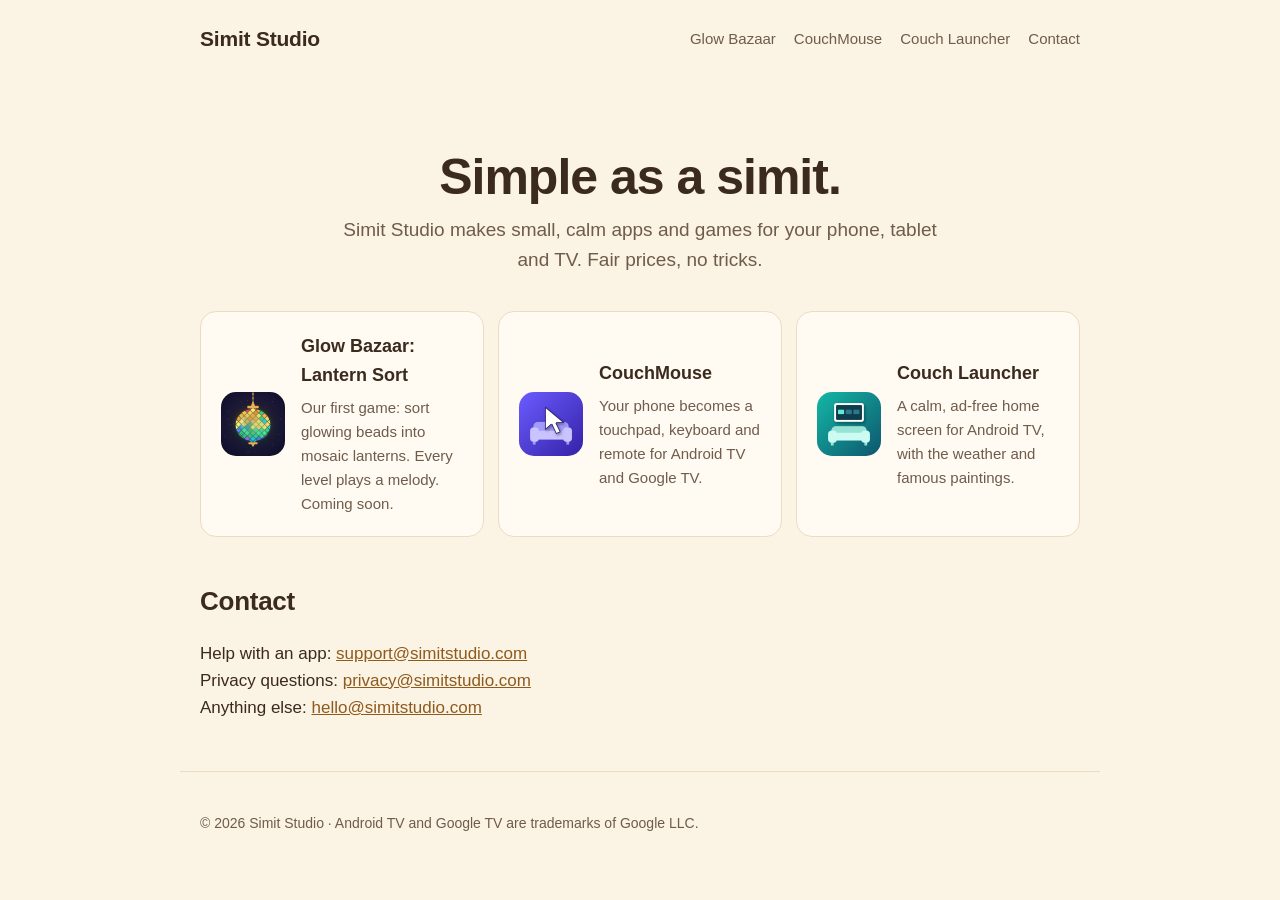
<file: index.html>
<!doctype html>
<html lang="en" class="studio">
<head>
<meta charset="utf-8">
<meta name="viewport" content="width=device-width, initial-scale=1">
<title>Simit Studio</title>
<meta name="description" content="Simit Studio makes small, calm apps for your phone and TV. No ads. No tracking. Pay once.">
<link rel="stylesheet" href="style.css">
</head>
<body>
<header>
  <a class="brand" href="./">Simit Studio</a>
  <nav><a href="glowbazaar/">Glow Bazaar</a><a href="couchmouse/">CouchMouse</a><a href="couch-launcher/">Couch Launcher</a><a href="#contact">Contact</a></nav>
</header>
<main>
  <section class="hero">
    <h1>Simple as a simit.</h1>
    <p>Simit Studio makes small, calm apps and games for your phone, tablet and TV. Fair prices, no tricks.</p>
  </section>

  <div class="apps">
    <a class="card app" href="glowbazaar/">
      <img src="glowbazaar/icon.png" alt="">
      <div><h3>Glow Bazaar: Lantern Sort</h3><p>Our first game: sort glowing beads into mosaic lanterns. Every level plays a melody. Coming soon.</p></div>
    </a>
    <a class="card app" href="couchmouse/">
      <img src="couchmouse/icon.png" alt="">
      <div><h3>CouchMouse</h3><p>Your phone becomes a touchpad, keyboard and remote for Android TV and Google TV.</p></div>
    </a>
    <a class="card app" href="couch-launcher/">
      <img src="couch-launcher/icon.png" alt="">
      <div><h3>Couch Launcher</h3><p>A calm, ad-free home screen for Android TV, with the weather and famous paintings.</p></div>
    </a>
  </div>

  <h2 id="contact">Contact</h2>
  <p>Help with an app: <a href="mailto:support@simitstudio.com">support@simitstudio.com</a><br>
     Privacy questions: <a href="mailto:privacy@simitstudio.com">privacy@simitstudio.com</a><br>
     Anything else: <a href="mailto:hello@simitstudio.com">hello@simitstudio.com</a></p>
</main>
<footer>© 2026 Simit Studio · Android TV and Google TV are trademarks of Google LLC.</footer>
</body>
</html>
</file>
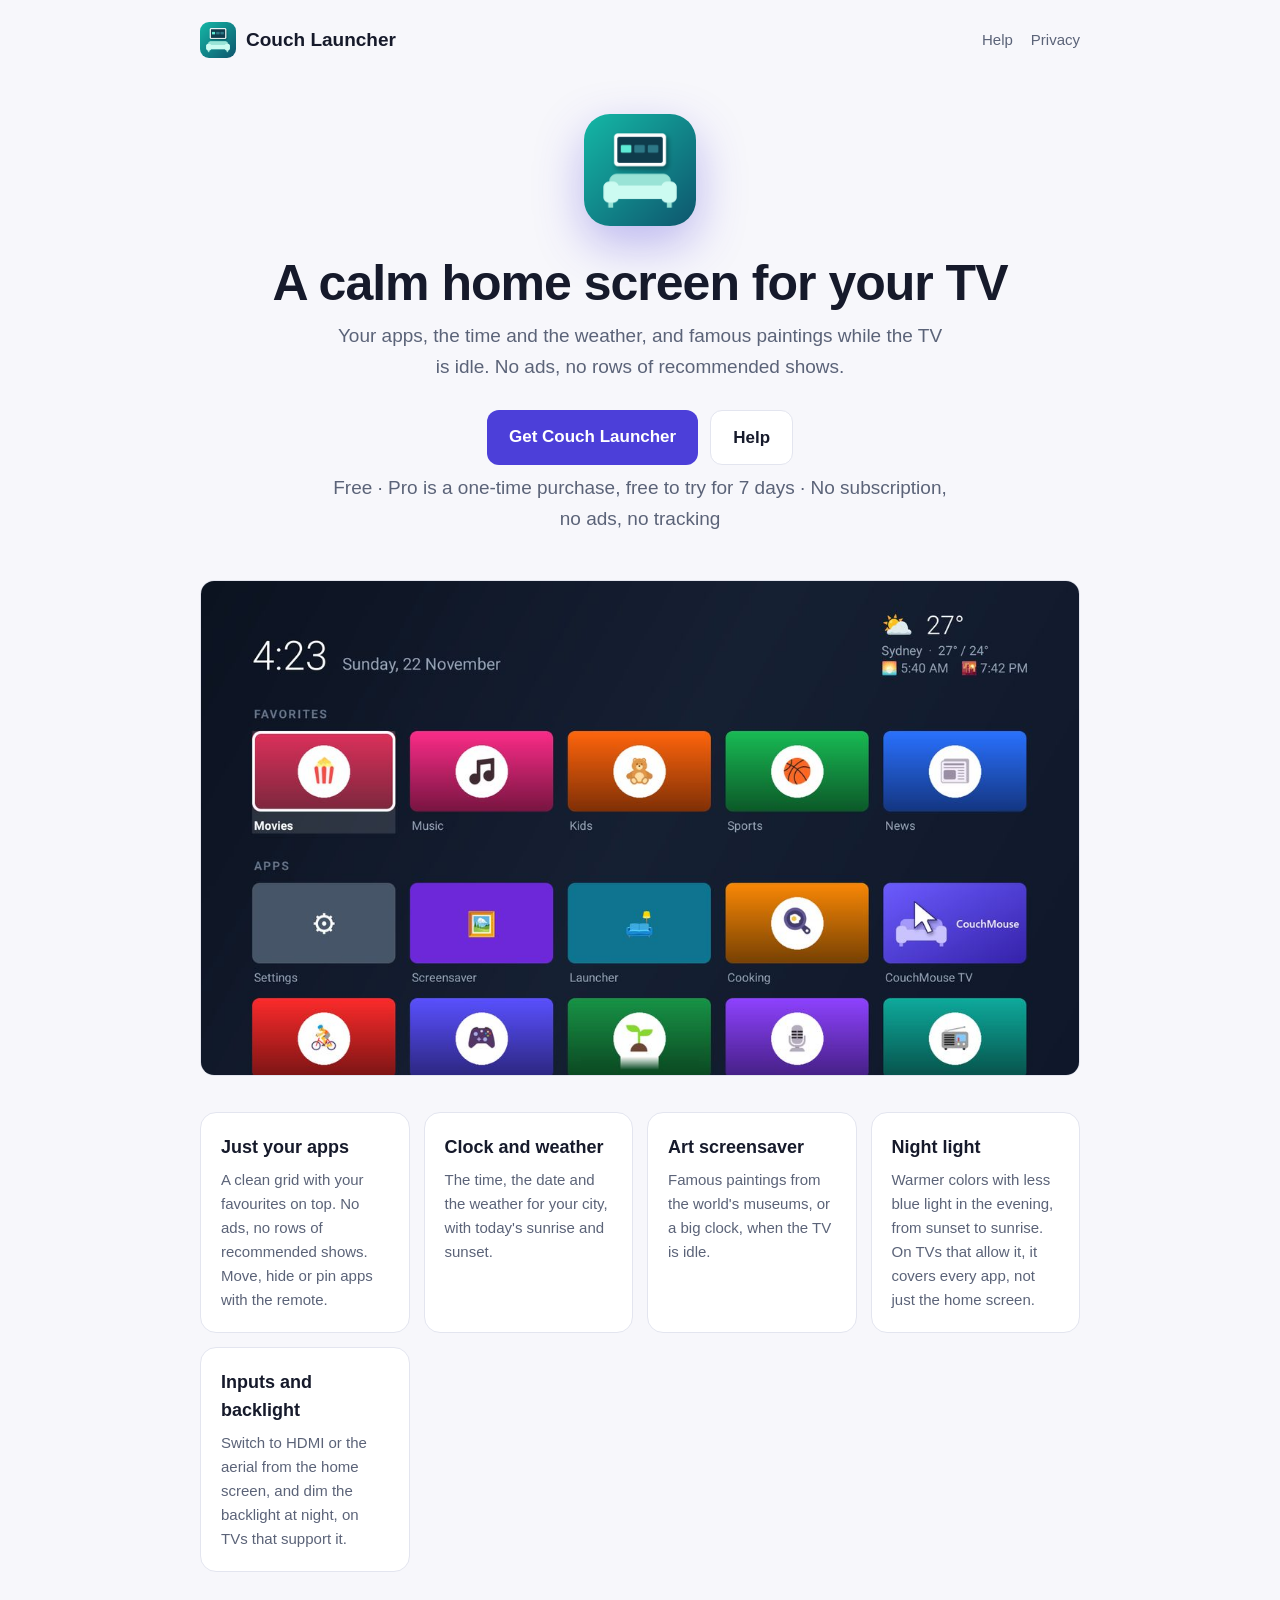
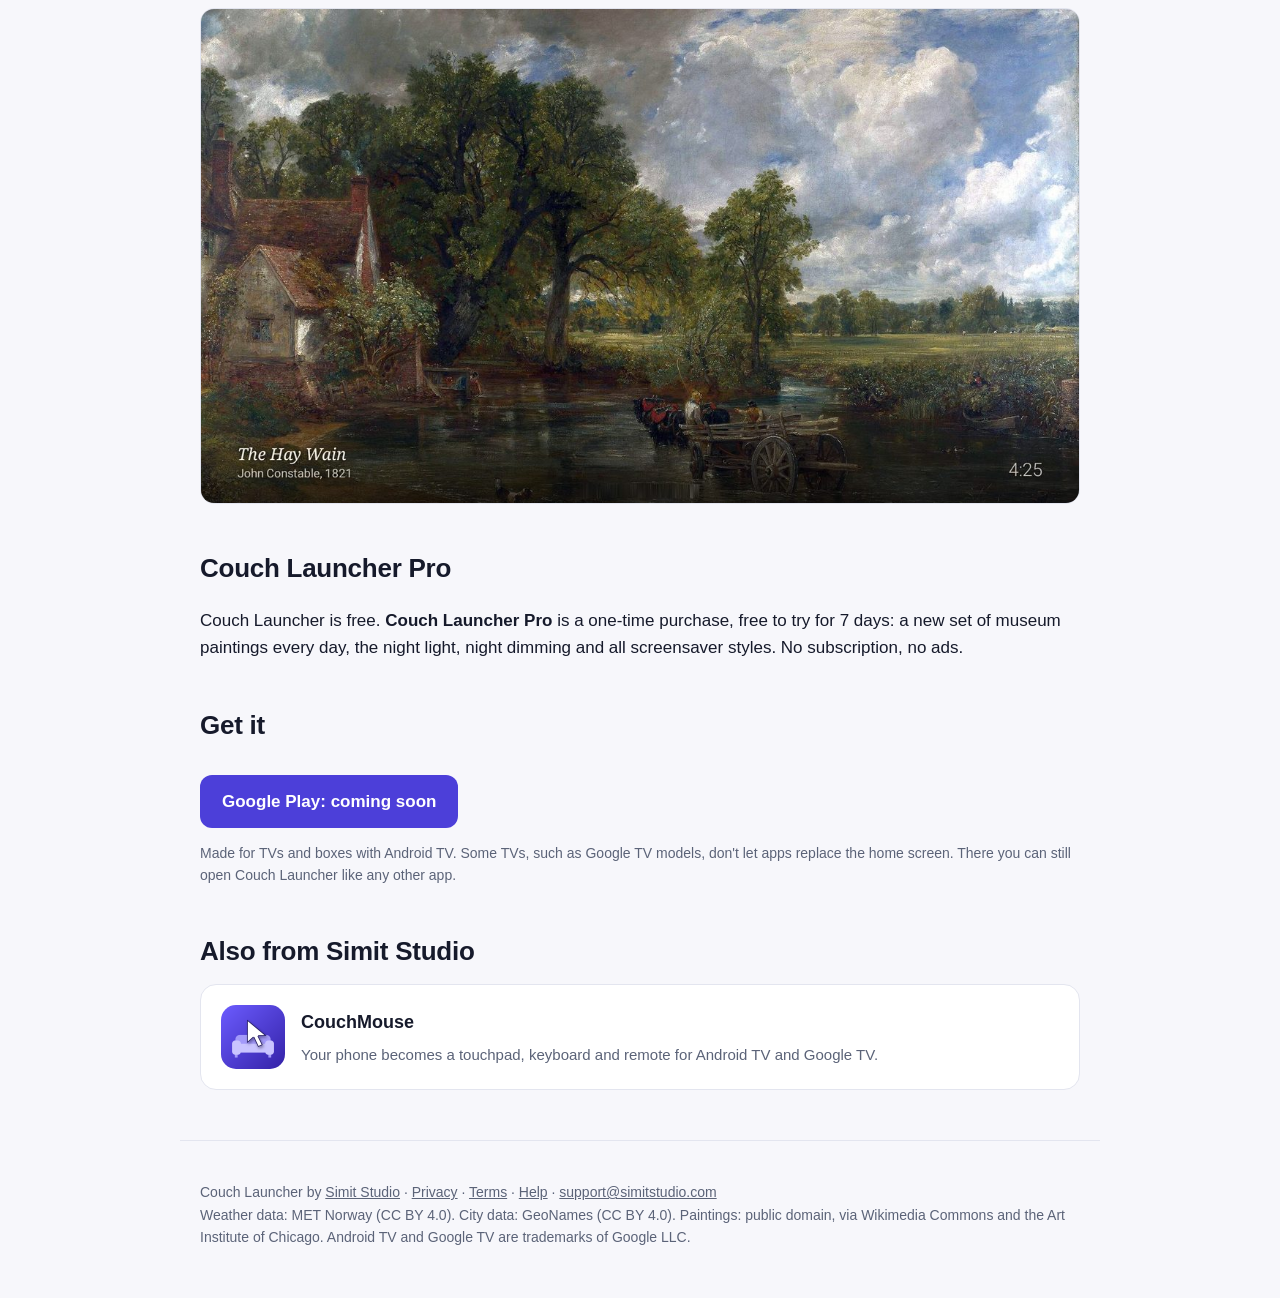
<file: couch-launcher/index.html>
<!doctype html>
<html lang="en">
<head>
<meta charset="utf-8">
<meta name="viewport" content="width=device-width, initial-scale=1">
<title>Couch Launcher: a calm home screen for Android TV</title>
<meta name="description" content="A calm, ad-free home screen for Android TV: your apps, the time and the weather, and famous paintings while the TV is idle. Pay once, no subscription.">
<link rel="icon" href="icon.png">
<link rel="stylesheet" href="../style.css">
</head>
<body>
<header>
  <a class="brand" href="./"><img src="icon.png" alt="">Couch Launcher</a>
  <nav><a href="support">Help</a><a href="privacy">Privacy</a></nav>
</header>
<main>
  <section class="hero">
    <img src="icon.png" alt="Couch Launcher icon">
    <h1>A calm home screen for your TV</h1>
    <p>Your apps, the time and the weather, and famous paintings while the TV is idle. No ads, no rows of recommended shows.</p>
    <div class="buttons">
      <a class="button" href="#get">Get Couch Launcher</a>
      <a class="button soft" href="support">Help</a>
    </div>
    <p class="note">Free · Pro is a one-time purchase, free to try for 7 days · No subscription, no ads, no tracking</p>
  </section>

  <img class="shot" src="home.jpg" width="1200" height="675"
       alt="Couch Launcher's home screen: the time, the weather, a row of favourite apps and all apps below">
  <div class="grid">
    <div class="card"><h3>Just your apps</h3><p>A clean grid with your favourites on top. No ads, no rows of recommended shows. Move, hide or pin apps with the remote.</p></div>
    <div class="card"><h3>Clock and weather</h3><p>The time, the date and the weather for your city, with today's sunrise and sunset.</p></div>
    <div class="card"><h3>Art screensaver</h3><p>Famous paintings from the world's museums, or a big clock, when the TV is idle.</p></div>
    <div class="card"><h3>Night light</h3><p>Warmer colors with less blue light in the evening, from sunset to sunrise. On TVs that allow it, it covers every app, not just the home screen.</p></div>
    <div class="card"><h3>Inputs and backlight</h3><p>Switch to HDMI or the aerial from the home screen, and dim the backlight at night, on TVs that support it.</p></div>
  </div>
  <img class="shot" src="art.jpg" width="1200" height="675" loading="lazy"
       alt="The art screensaver showing The Hay Wain by John Constable">

  <h2>Couch Launcher Pro</h2>
  <p>Couch Launcher is free. <b>Couch Launcher Pro</b> is a one-time purchase, free to try for 7 days: a new set of museum paintings every day, the night light, night dimming and all screensaver styles. No subscription, no ads.</p>

  <h2 id="get">Get it</h2>
  <div class="buttons" style="justify-content:flex-start">
    <a class="button" href="#get" aria-disabled="true">Google Play: coming soon</a>
  </div>
  <p class="note" style="text-align:left">Made for TVs and boxes with Android TV. Some TVs, such as Google TV models, don't let apps replace the home screen. There you can still open Couch Launcher like any other app.</p>

  <h2>Also from Simit Studio</h2>
  <a class="card app" href="../couchmouse/">
    <img src="../couchmouse/icon.png" alt="">
    <div><h3>CouchMouse</h3><p>Your phone becomes a touchpad, keyboard and remote for Android TV and Google TV.</p></div>
  </a>
</main>
<footer>
  Couch Launcher by <a href="../">Simit Studio</a> · <a href="privacy">Privacy</a> · <a href="terms">Terms</a> · <a href="support">Help</a> · <a href="mailto:support@simitstudio.com">support@simitstudio.com</a><br>
  Weather data: MET Norway (CC BY 4.0). City data: GeoNames (CC BY 4.0). Paintings: public domain, via Wikimedia Commons and the Art Institute of Chicago. Android TV and Google TV are trademarks of Google LLC.
</footer>
</body>
</html>
</file>
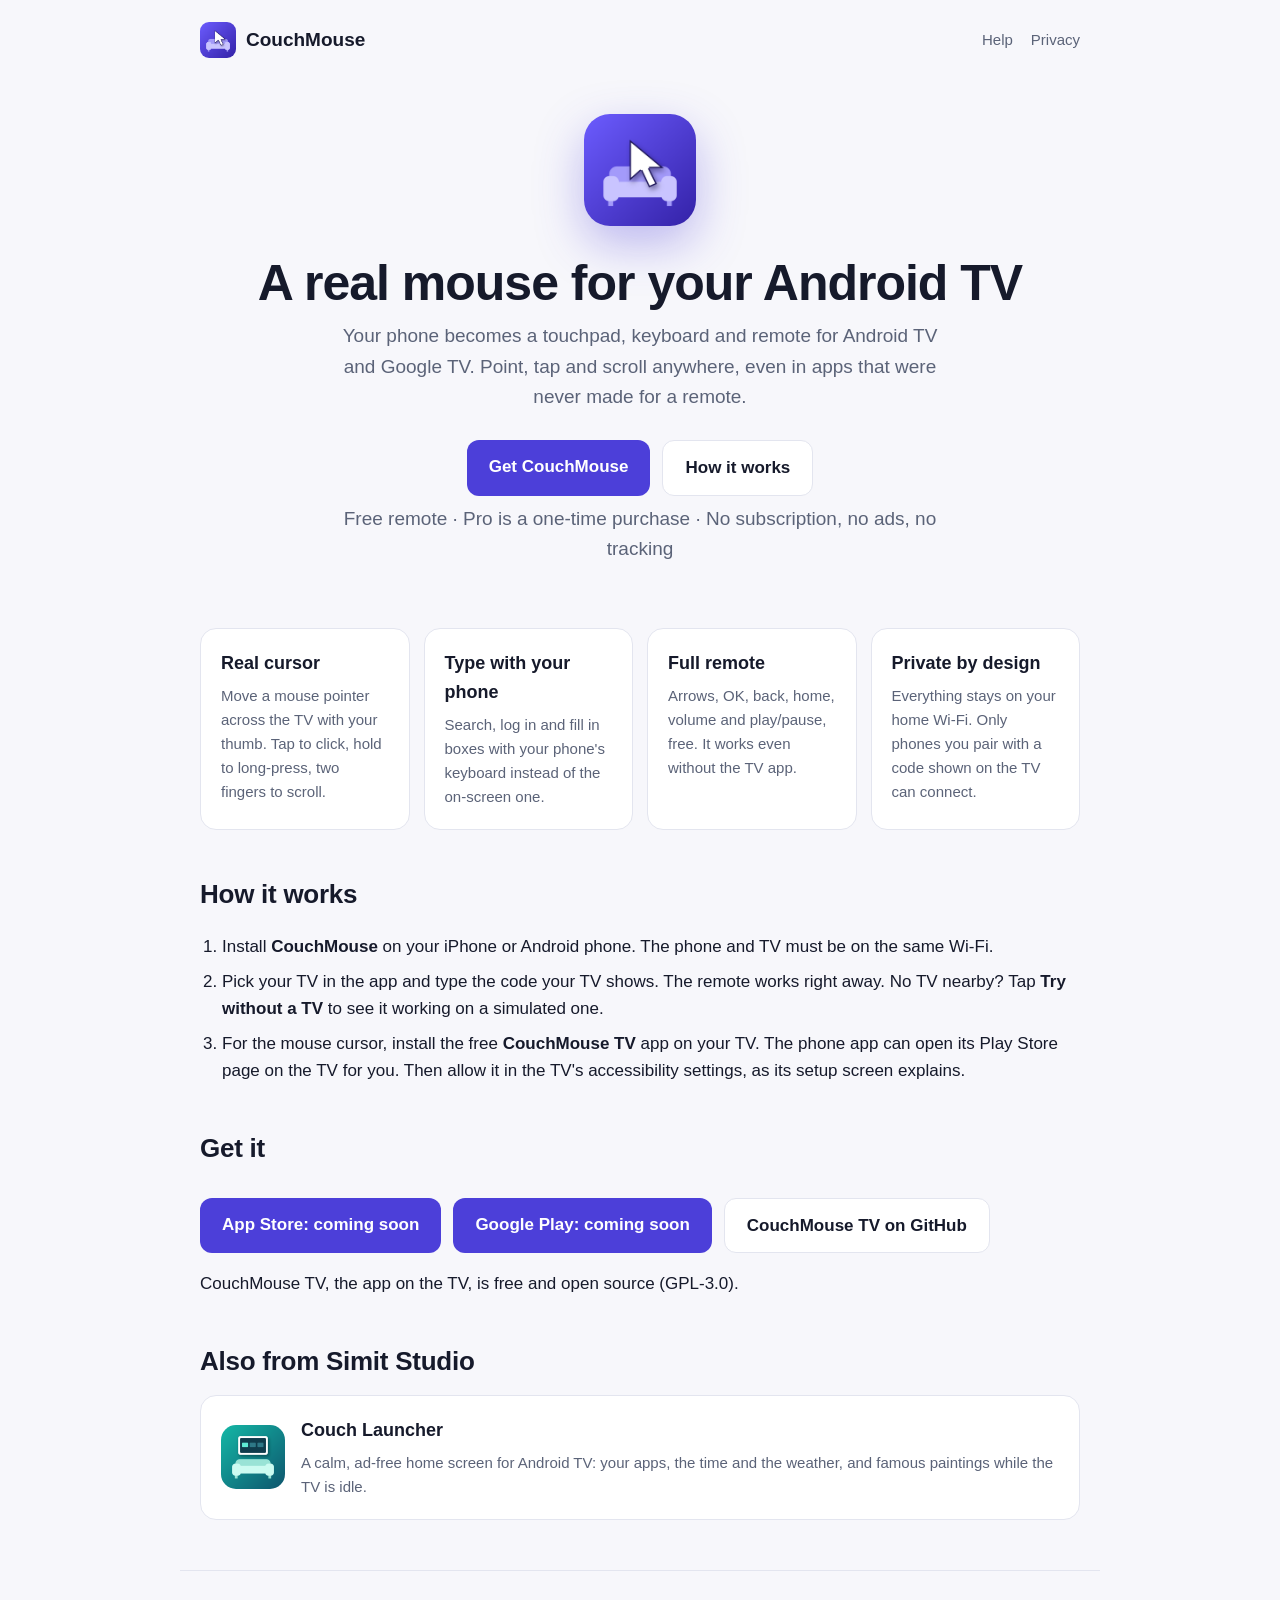
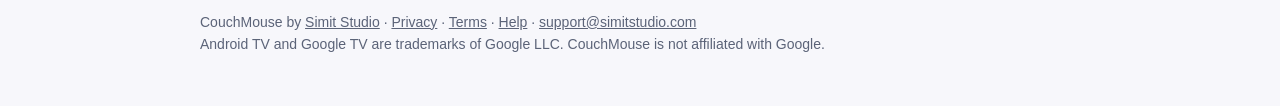
<file: couchmouse/index.html>
<!doctype html>
<html lang="en">
<head>
<meta charset="utf-8">
<meta name="viewport" content="width=device-width, initial-scale=1">
<title>CouchMouse: a real mouse for Android TV</title>
<meta name="description" content="Turn your iPhone or Android phone into a remote with a real mouse cursor for Android TV and Google TV. Pay once, no subscription, no ads.">
<link rel="icon" href="icon.png">
<link rel="stylesheet" href="../style.css">
</head>
<body>
<header>
  <a class="brand" href="./"><img src="icon.png" alt="">CouchMouse</a>
  <nav><a href="support">Help</a><a href="privacy">Privacy</a></nav>
</header>
<main>
  <section class="hero">
    <img src="icon.png" alt="CouchMouse icon">
    <h1>A real mouse for your Android TV</h1>
    <p>Your phone becomes a touchpad, keyboard and remote for Android TV and Google TV. Point, tap and scroll anywhere, even in apps that were never made for a remote.</p>
    <div class="buttons">
      <a class="button" href="#get">Get CouchMouse</a>
      <a class="button soft" href="#how">How it works</a>
    </div>
    <p class="note">Free remote · Pro is a one-time purchase · No subscription, no ads, no tracking</p>
  </section>

  <div class="grid">
    <div class="card"><h3>Real cursor</h3><p>Move a mouse pointer across the TV with your thumb. Tap to click, hold to long-press, two fingers to scroll.</p></div>
    <div class="card"><h3>Type with your phone</h3><p>Search, log in and fill in boxes with your phone's keyboard instead of the on-screen one.</p></div>
    <div class="card"><h3>Full remote</h3><p>Arrows, OK, back, home, volume and play/pause, free. It works even without the TV app.</p></div>
    <div class="card"><h3>Private by design</h3><p>Everything stays on your home Wi-Fi. Only phones you pair with a code shown on the TV can connect.</p></div>
  </div>

  <h2 id="how">How it works</h2>
  <ol class="steps">
    <li>Install <b>CouchMouse</b> on your iPhone or Android phone. The phone and TV must be on the same Wi-Fi.</li>
    <li>Pick your TV in the app and type the code your TV shows. The remote works right away. No TV nearby? Tap <b>Try without a TV</b> to see it working on a simulated one.</li>
    <li>For the mouse cursor, install the free <b>CouchMouse TV</b> app on your TV. The phone app can open its Play Store page on the TV for you. Then allow it in the TV's accessibility settings, as its setup screen explains.</li>
  </ol>

  <h2 id="get">Get it</h2>
  <div class="buttons" style="justify-content:flex-start">
    <a class="button" href="#get" aria-disabled="true">App Store: coming soon</a>
    <a class="button" href="#get" aria-disabled="true">Google Play: coming soon</a>
    <a class="button soft" href="https://github.com/simitstudio/couchmouse-tv">CouchMouse TV on GitHub</a>
  </div>
  <p>CouchMouse TV, the app on the TV, is free and open source (GPL-3.0).</p>

  <h2>Also from Simit Studio</h2>
  <a class="card app" href="../couch-launcher/">
    <img src="../couch-launcher/icon.png" alt="">
    <div><h3>Couch Launcher</h3><p>A calm, ad-free home screen for Android TV: your apps, the time and the weather, and famous paintings while the TV is idle.</p></div>
  </a>
</main>
<footer>
  CouchMouse by <a href="../">Simit Studio</a> · <a href="privacy">Privacy</a> · <a href="terms">Terms</a> · <a href="support">Help</a> · <a href="mailto:support@simitstudio.com">support@simitstudio.com</a><br>
  Android TV and Google TV are trademarks of Google LLC. CouchMouse is not affiliated with Google.
</footer>
</body>
</html>
</file>
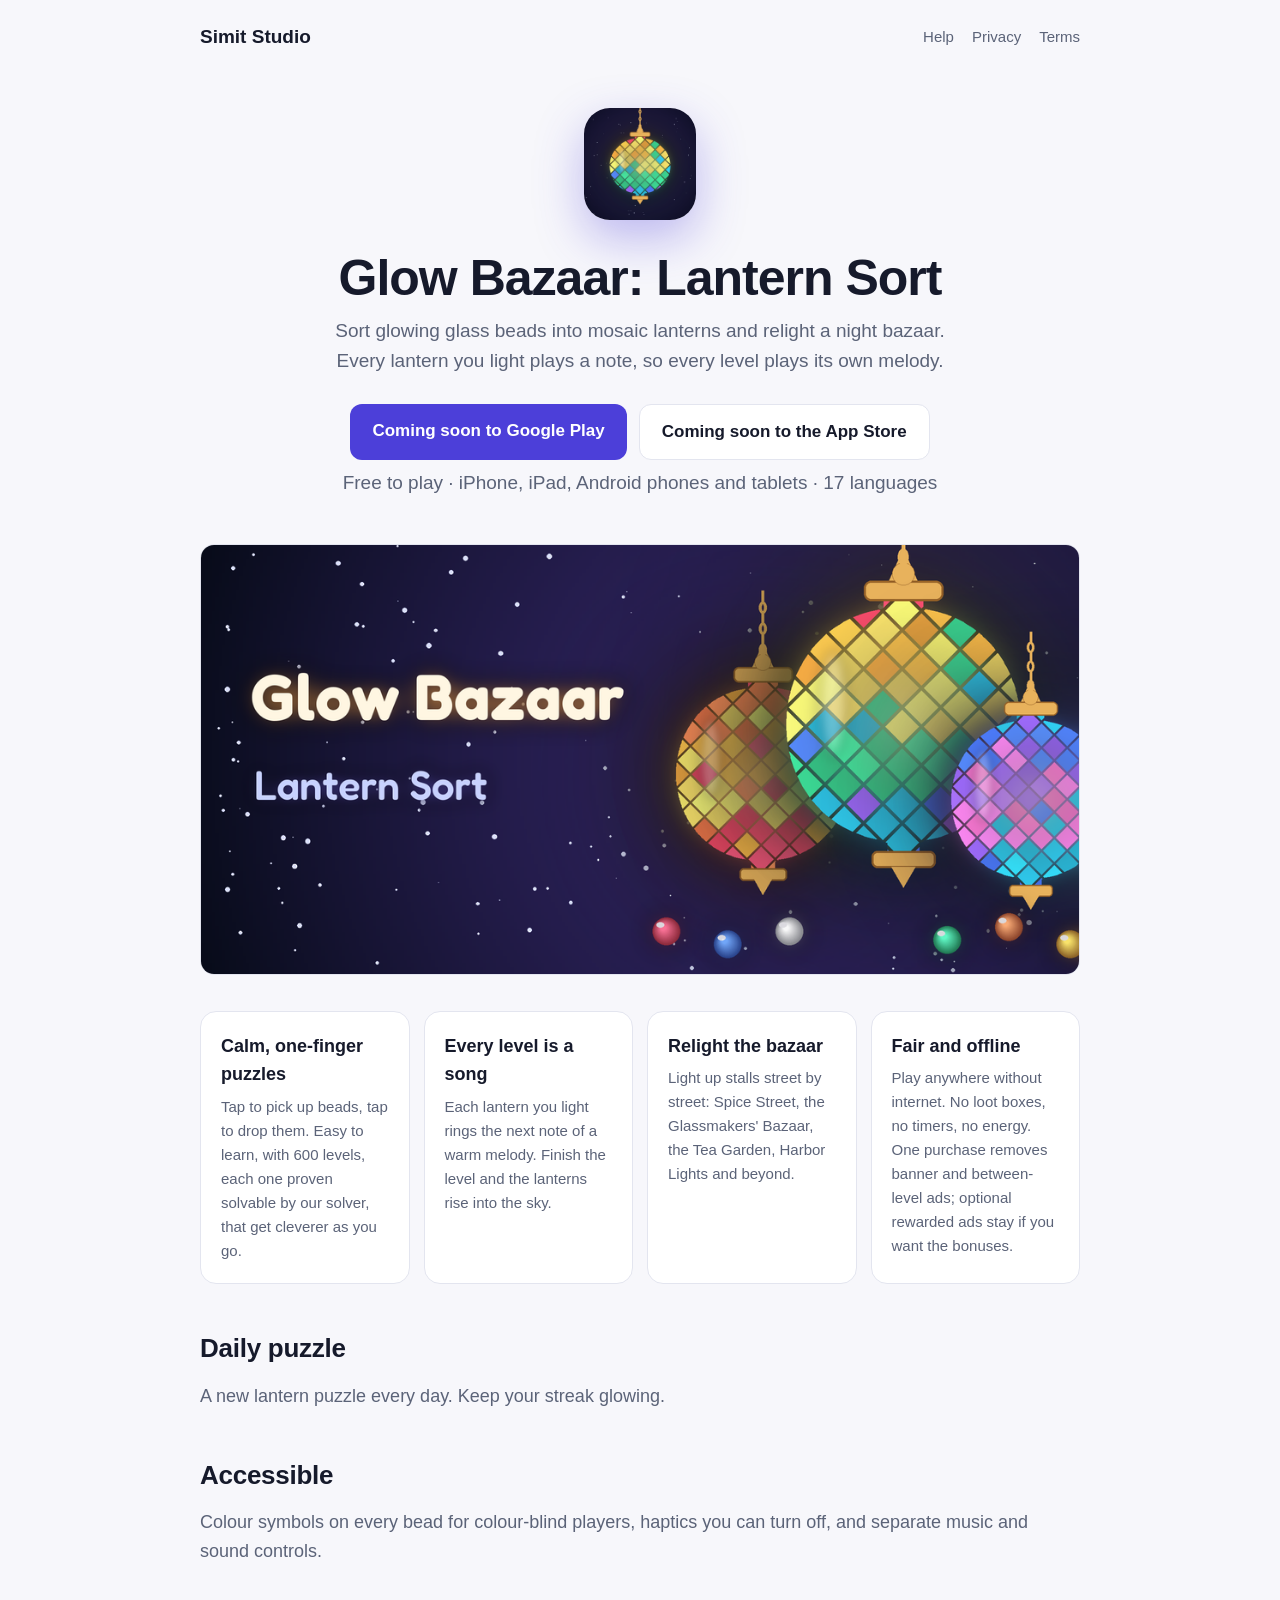
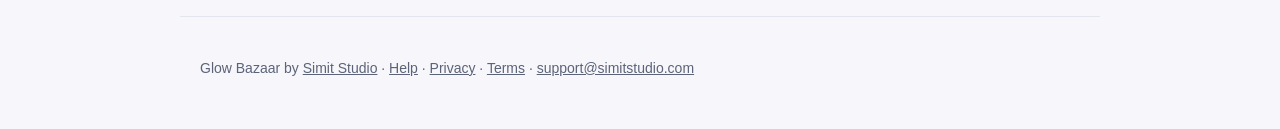
<file: glowbazaar/index.html>
<!doctype html>
<html lang="en">
<head>
<meta charset="utf-8">
<meta name="viewport" content="width=device-width, initial-scale=1">
<title>Glow Bazaar: Lantern Sort – a glowing color sort puzzle | Simit Studio</title>
<meta name="description" content="Sort glowing glass beads into mosaic lanterns and relight a night bazaar. Every lantern you light plays a note, so every level plays its own melody. Free color sort puzzle for iPhone, iPad and Android.">
<link rel="canonical" href="https://simitstudio.com/glowbazaar/">
<link rel="icon" href="icon.png">
<link rel="apple-touch-icon" href="icon.png">
<meta name="theme-color" content="#0b1220">
<meta property="og:type" content="website">
<meta property="og:site_name" content="Simit Studio">
<meta property="og:title" content="Glow Bazaar: Lantern Sort">
<meta property="og:description" content="A cozy color sort puzzle where every level plays a melody. Relight the night bazaar, one mosaic lantern at a time.">
<meta property="og:url" content="https://simitstudio.com/glowbazaar/">
<meta property="og:image" content="https://simitstudio.com/glowbazaar/og.png">
<meta property="og:image:width" content="1024">
<meta property="og:image:height" content="500">
<meta name="twitter:card" content="summary_large_image">
<link rel="stylesheet" href="../style.css">
<script type="application/ld+json">
{
  "@context": "https://schema.org",
  "@type": ["VideoGame", "MobileApplication"],
  "name": "Glow Bazaar: Lantern Sort",
  "alternateName": "Glow Bazaar",
  "description": "A cozy color sort puzzle: sort glowing glass beads into mosaic lanterns and relight a night bazaar. Every lantern you light plays a note, so every level plays its own melody.",
  "url": "https://simitstudio.com/glowbazaar/",
  "image": "https://simitstudio.com/glowbazaar/og.png",
  "genre": ["Puzzle", "Casual", "Color sort"],
  "gamePlatform": ["iOS", "iPadOS", "Android"],
  "operatingSystem": "iOS, Android",
  "applicationCategory": "GameApplication",
  "playMode": "SinglePlayer",
  "inLanguage": ["en","tr","de","fr","es","pt-BR","it","ru","pl","nl","ja","ko","zh-Hant","id","hi","ar","th"],
  "offers": {"@type": "Offer", "price": "0", "priceCurrency": "USD"},
  "author": {"@type": "Organization", "name": "Simit Studio", "url": "https://simitstudio.com/"},
  "publisher": {"@type": "Organization", "name": "Simit Studio", "url": "https://simitstudio.com/"}
}
</script>
</head>
<body>
<header>
  <a class="brand" href="../">Simit Studio</a>
  <nav><a href="support">Help</a><a href="privacy">Privacy</a><a href="terms">Terms</a></nav>
</header>
<main>
  <section class="hero">
    <img src="icon.png" alt="Glow Bazaar app icon: a glowing mosaic lantern">
    <h1>Glow Bazaar: Lantern Sort</h1>
    <p>Sort glowing glass beads into mosaic lanterns and relight a night bazaar. Every lantern you light plays a note, so every level plays its own melody.</p>
    <div class="buttons">
      <span class="button">Coming soon to Google Play</span>
      <span class="button soft">Coming soon to the App Store</span>
    </div>
    <p class="note">Free to play · iPhone, iPad, Android phones and tablets · 17 languages</p>
  </section>

  <img class="shot" src="og.png" alt="Three glowing mosaic lanterns and glass beads under a starry night sky" width="1024" height="500">

  <div class="grid">
    <div class="card"><h3>Calm, one-finger puzzles</h3><p>Tap to pick up beads, tap to drop them. Easy to learn, with 600 levels, each one proven solvable by our solver, that get cleverer as you go.</p></div>
    <div class="card"><h3>Every level is a song</h3><p>Each lantern you light rings the next note of a warm melody. Finish the level and the lanterns rise into the sky.</p></div>
    <div class="card"><h3>Relight the bazaar</h3><p>Light up stalls street by street: Spice Street, the Glassmakers' Bazaar, the Tea Garden, Harbor Lights and beyond.</p></div>
    <div class="card"><h3>Fair and offline</h3><p>Play anywhere without internet. No loot boxes, no timers, no energy. One purchase removes banner and between-level ads; optional rewarded ads stay if you want the bonuses.</p></div>
  </div>

  <h2>Daily puzzle</h2>
  <p class="lead">A new lantern puzzle every day. Keep your streak glowing.</p>

  <h2>Accessible</h2>
  <p class="lead">Colour symbols on every bead for colour-blind players, haptics you can turn off, and separate music and sound controls.</p>
</main>
<footer>Glow Bazaar by <a href="../">Simit Studio</a> · <a href="support">Help</a> · <a href="privacy">Privacy</a> · <a href="terms">Terms</a> · <a href="mailto:support@simitstudio.com">support@simitstudio.com</a></footer>
</body>
</html>
</file>
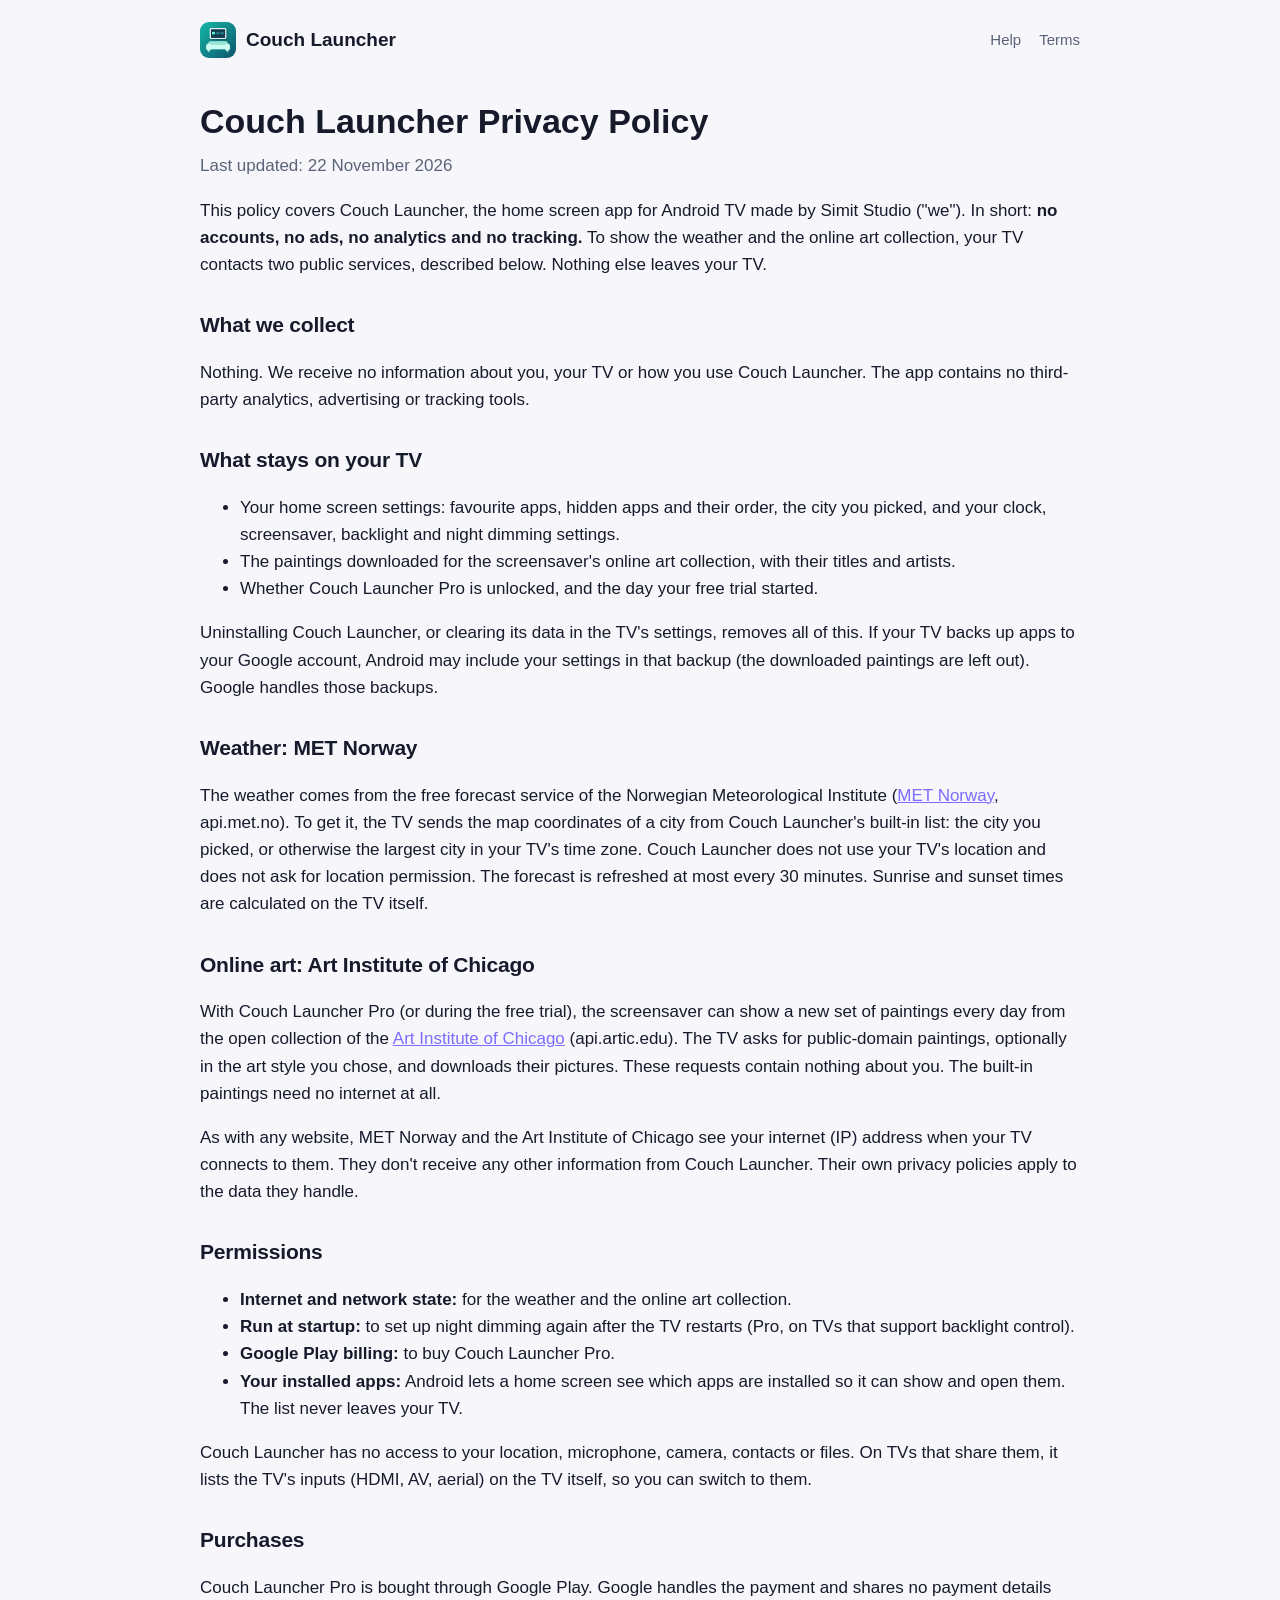
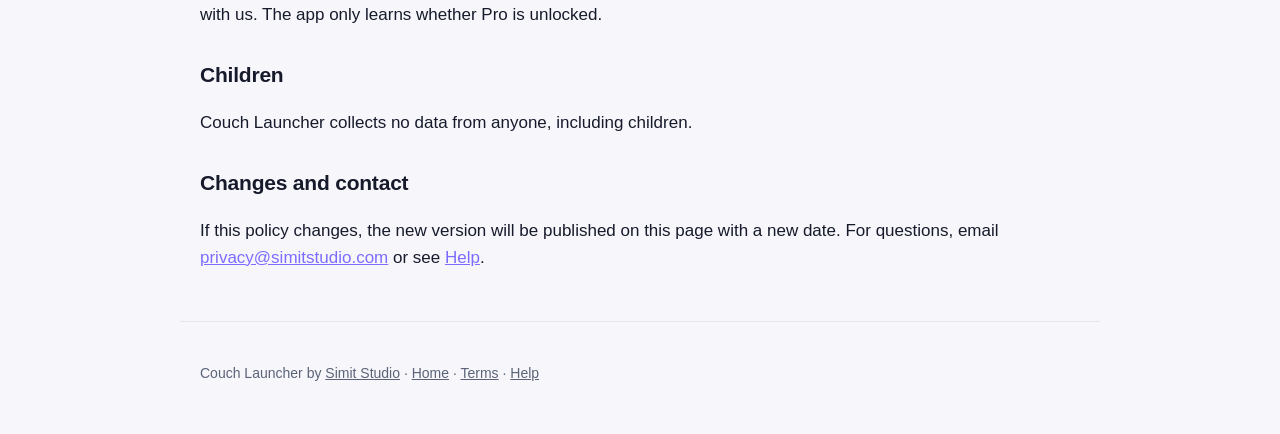
<file: couch-launcher/privacy.html>
<!doctype html>
<html lang="en">
<head>
<meta charset="utf-8">
<meta name="viewport" content="width=device-width, initial-scale=1">
<title>Couch Launcher Privacy Policy</title>
<link rel="icon" href="icon.png">
<link rel="stylesheet" href="../style.css">
</head>
<body>
<header>
  <a class="brand" href="./"><img src="icon.png" alt="">Couch Launcher</a>
  <nav><a href="support">Help</a><a href="terms">Terms</a></nav>
</header>
<main class="legal">
  <h1>Couch Launcher Privacy Policy</h1>
  <p class="updated">Last updated: 22 November 2026</p>

  <p>This policy covers Couch Launcher, the home screen app for Android TV made by Simit Studio ("we"). In short: <b>no accounts, no ads, no analytics and no tracking.</b> To show the weather and the online art collection, your TV contacts two public services, described below. Nothing else leaves your TV.</p>

  <h2>What we collect</h2>
  <p>Nothing. We receive no information about you, your TV or how you use Couch Launcher. The app contains no third-party analytics, advertising or tracking tools.</p>

  <h2>What stays on your TV</h2>
  <ul>
    <li>Your home screen settings: favourite apps, hidden apps and their order, the city you picked, and your clock, screensaver, backlight and night dimming settings.</li>
    <li>The paintings downloaded for the screensaver's online art collection, with their titles and artists.</li>
    <li>Whether Couch Launcher Pro is unlocked, and the day your free trial started.</li>
  </ul>
  <p>Uninstalling Couch Launcher, or clearing its data in the TV's settings, removes all of this. If your TV backs up apps to your Google account, Android may include your settings in that backup (the downloaded paintings are left out). Google handles those backups.</p>

  <h2>Weather: MET Norway</h2>
  <p>The weather comes from the free forecast service of the Norwegian Meteorological Institute (<a href="https://www.met.no/en">MET Norway</a>, api.met.no). To get it, the TV sends the map coordinates of a city from Couch Launcher's built-in list: the city you picked, or otherwise the largest city in your TV's time zone. Couch Launcher does not use your TV's location and does not ask for location permission. The forecast is refreshed at most every 30 minutes. Sunrise and sunset times are calculated on the TV itself.</p>

  <h2>Online art: Art Institute of Chicago</h2>
  <p>With Couch Launcher Pro (or during the free trial), the screensaver can show a new set of paintings every day from the open collection of the <a href="https://www.artic.edu">Art Institute of Chicago</a> (api.artic.edu). The TV asks for public-domain paintings, optionally in the art style you chose, and downloads their pictures. These requests contain nothing about you. The built-in paintings need no internet at all.</p>

  <p>As with any website, MET Norway and the Art Institute of Chicago see your internet (IP) address when your TV connects to them. They don't receive any other information from Couch Launcher. Their own privacy policies apply to the data they handle.</p>

  <h2>Permissions</h2>
  <ul>
    <li><b>Internet and network state:</b> for the weather and the online art collection.</li>
    <li><b>Run at startup:</b> to set up night dimming again after the TV restarts (Pro, on TVs that support backlight control).</li>
    <li><b>Google Play billing:</b> to buy Couch Launcher Pro.</li>
    <li><b>Your installed apps:</b> Android lets a home screen see which apps are installed so it can show and open them. The list never leaves your TV.</li>
  </ul>
  <p>Couch Launcher has no access to your location, microphone, camera, contacts or files. On TVs that share them, it lists the TV's inputs (HDMI, AV, aerial) on the TV itself, so you can switch to them.</p>

  <h2>Purchases</h2>
  <p>Couch Launcher Pro is bought through Google Play. Google handles the payment and shares no payment details with us. The app only learns whether Pro is unlocked.</p>

  <h2>Children</h2>
  <p>Couch Launcher collects no data from anyone, including children.</p>

  <h2>Changes and contact</h2>
  <p>If this policy changes, the new version will be published on this page with a new date. For questions, email <a href="mailto:privacy@simitstudio.com">privacy@simitstudio.com</a> or see <a href="support">Help</a>.</p>
</main>
<footer>Couch Launcher by <a href="../">Simit Studio</a> · <a href="./">Home</a> · <a href="terms">Terms</a> · <a href="support">Help</a></footer>
</body>
</html>
</file>
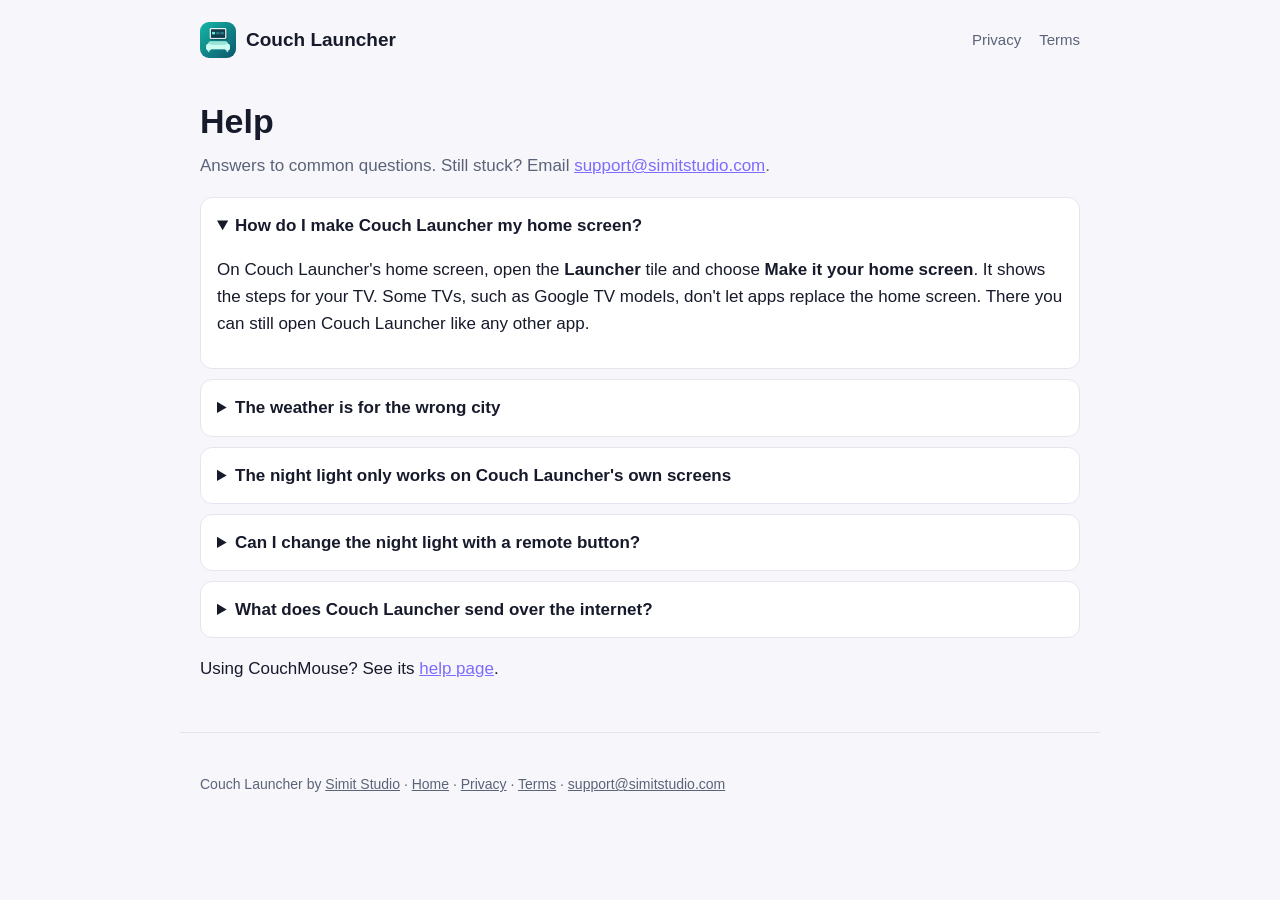
<file: couch-launcher/support.html>
<!doctype html>
<html lang="en">
<head>
<meta charset="utf-8">
<meta name="viewport" content="width=device-width, initial-scale=1">
<title>Couch Launcher Help</title>
<link rel="icon" href="icon.png">
<link rel="stylesheet" href="../style.css">
</head>
<body>
<header>
  <a class="brand" href="./"><img src="icon.png" alt="">Couch Launcher</a>
  <nav><a href="privacy">Privacy</a><a href="terms">Terms</a></nav>
</header>
<main class="legal">
  <h1>Help</h1>
  <p class="updated">Answers to common questions. Still stuck? Email <a href="mailto:support@simitstudio.com">support@simitstudio.com</a>.</p>

  <details open><summary>How do I make Couch Launcher my home screen?</summary>
    <p>On Couch Launcher's home screen, open the <b>Launcher</b> tile and choose <b>Make it your home screen</b>. It shows the steps for your TV. Some TVs, such as Google TV models, don't let apps replace the home screen. There you can still open Couch Launcher like any other app.</p></details>

  <details><summary>The weather is for the wrong city</summary>
    <p>Open the <b>Launcher</b> tile and choose <b>Weather location</b>. Until you pick a city, Couch Launcher uses the largest city in your TV's time zone.</p></details>

  <details><summary>The night light only works on Couch Launcher's own screens</summary>
    <p>To warm up every app, Couch Launcher needs Android's <b>Display over other apps</b> permission. Open the <b>Night light</b> tile, set <b>Where</b> to <b>All apps</b> and press OK on <b>Allow over other apps</b>. In the TV's settings, choose Couch Launcher and turn the permission on. On most TVs it is under Settings, Apps, Special app access, Display over other apps.</p>
    <p>Some TVs have no such setting, and Android 10 and later don't allow it on low-memory "Go" devices. There the night light covers Couch Launcher's own screens. With a computer and adb you can still allow it once: <code>adb shell appops set app.couchmouse.launcher SYSTEM_ALERT_WINDOW allow</code>. Android hides the night light on its own Settings screens, for safety.</p></details>

  <details><summary>Can I change the night light with a remote button?</summary>
    <p>Yes. On Couch Launcher's screens the <b>blue</b> button opens a small night light panel: ◀ ▶ changes it, OK closes it. To use another button, open the <b>Night light</b> tile, choose <b>Remote button</b> and press the button you want. While another app is on screen, Android doesn't pass remote buttons to Couch Launcher. A button mapper app can open the panel there: have it start <code>app.couchmouse.launcher.action.NIGHT_LIGHT</code>.</p></details>

  <details><summary>What does Couch Launcher send over the internet?</summary>
    <p>Only the coordinates of your weather city, to MET Norway's forecast service, and, with the online art collection on, requests for public-domain paintings from the Art Institute of Chicago. No accounts, no ads, no tracking. See the <a href="privacy">privacy policy</a>.</p></details>

  <p>Using CouchMouse? See its <a href="../couchmouse/support">help page</a>.</p>
</main>
<footer>Couch Launcher by <a href="../">Simit Studio</a> · <a href="./">Home</a> · <a href="privacy">Privacy</a> · <a href="terms">Terms</a> · <a href="mailto:support@simitstudio.com">support@simitstudio.com</a></footer>
</body>
</html>
</file>
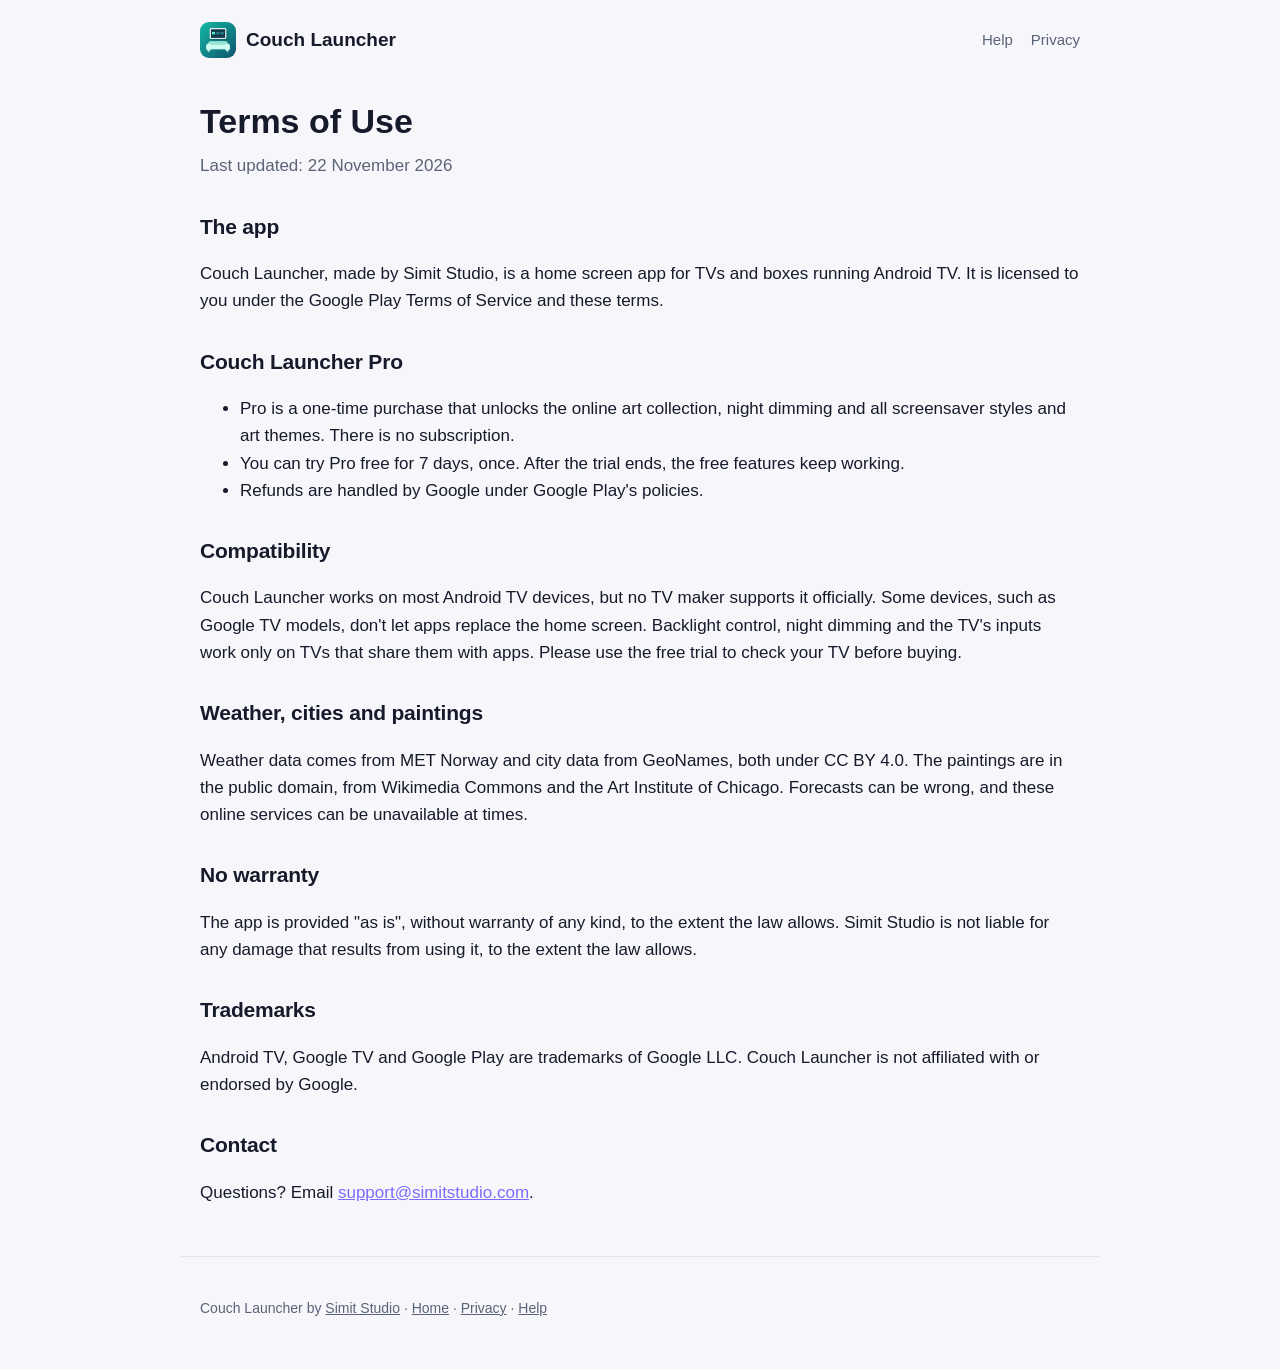
<file: couch-launcher/terms.html>
<!doctype html>
<html lang="en">
<head>
<meta charset="utf-8">
<meta name="viewport" content="width=device-width, initial-scale=1">
<title>Couch Launcher Terms of Use</title>
<link rel="icon" href="icon.png">
<link rel="stylesheet" href="../style.css">
</head>
<body>
<header>
  <a class="brand" href="./"><img src="icon.png" alt="">Couch Launcher</a>
  <nav><a href="support">Help</a><a href="privacy">Privacy</a></nav>
</header>
<main class="legal">
  <h1>Terms of Use</h1>
  <p class="updated">Last updated: 22 November 2026</p>

  <h2>The app</h2>
  <p>Couch Launcher, made by Simit Studio, is a home screen app for TVs and boxes running Android TV. It is licensed to you under the Google Play Terms of Service and these terms.</p>

  <h2>Couch Launcher Pro</h2>
  <ul>
    <li>Pro is a one-time purchase that unlocks the online art collection, night dimming and all screensaver styles and art themes. There is no subscription.</li>
    <li>You can try Pro free for 7 days, once. After the trial ends, the free features keep working.</li>
    <li>Refunds are handled by Google under Google Play's policies.</li>
  </ul>

  <h2>Compatibility</h2>
  <p>Couch Launcher works on most Android TV devices, but no TV maker supports it officially. Some devices, such as Google TV models, don't let apps replace the home screen. Backlight control, night dimming and the TV's inputs work only on TVs that share them with apps. Please use the free trial to check your TV before buying.</p>

  <h2>Weather, cities and paintings</h2>
  <p>Weather data comes from MET Norway and city data from GeoNames, both under CC BY 4.0. The paintings are in the public domain, from Wikimedia Commons and the Art Institute of Chicago. Forecasts can be wrong, and these online services can be unavailable at times.</p>

  <h2>No warranty</h2>
  <p>The app is provided "as is", without warranty of any kind, to the extent the law allows. Simit Studio is not liable for any damage that results from using it, to the extent the law allows.</p>

  <h2>Trademarks</h2>
  <p>Android TV, Google TV and Google Play are trademarks of Google LLC. Couch Launcher is not affiliated with or endorsed by Google.</p>

  <h2>Contact</h2>
  <p>Questions? Email <a href="mailto:support@simitstudio.com">support@simitstudio.com</a>.</p>
</main>
<footer>Couch Launcher by <a href="../">Simit Studio</a> · <a href="./">Home</a> · <a href="privacy">Privacy</a> · <a href="support">Help</a></footer>
</body>
</html>
</file>
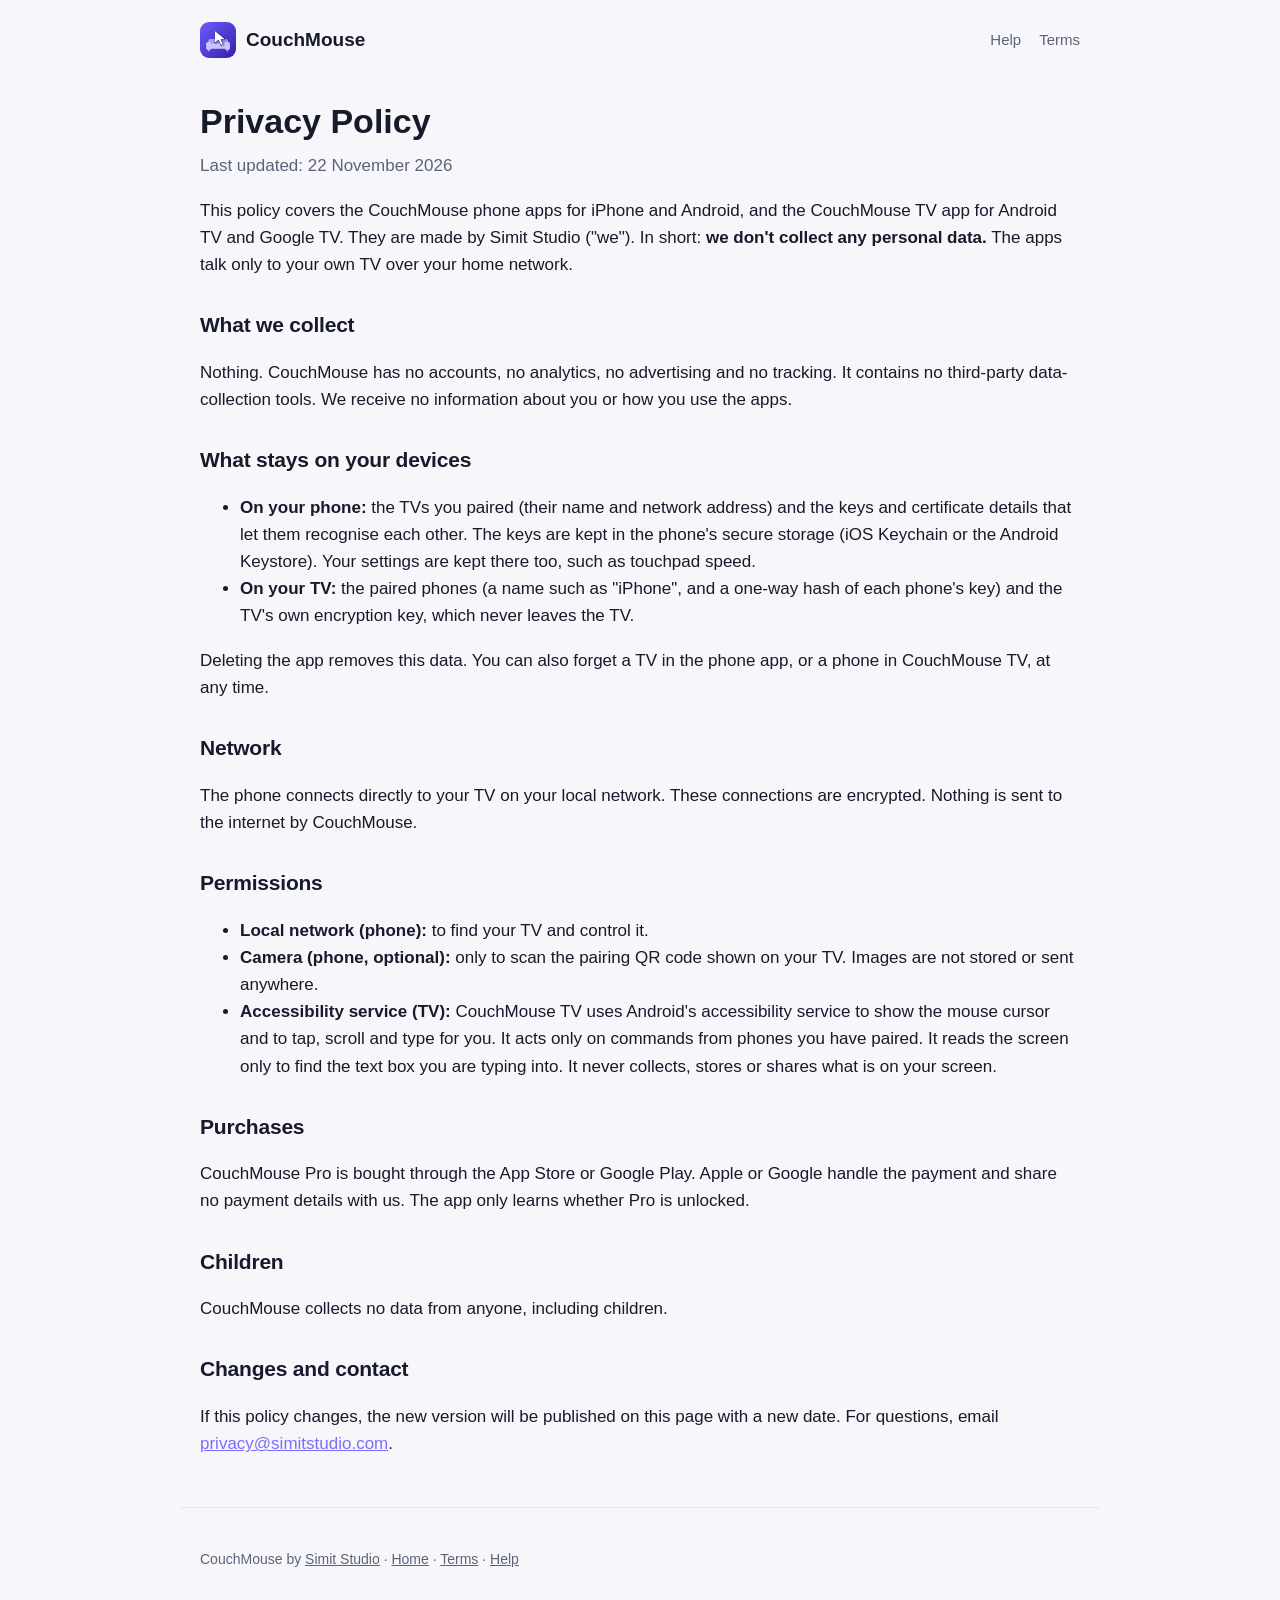
<file: couchmouse/privacy.html>
<!doctype html>
<html lang="en">
<head>
<meta charset="utf-8">
<meta name="viewport" content="width=device-width, initial-scale=1">
<title>CouchMouse Privacy Policy</title>
<link rel="icon" href="icon.png">
<link rel="stylesheet" href="../style.css">
</head>
<body>
<header>
  <a class="brand" href="./"><img src="icon.png" alt="">CouchMouse</a>
  <nav><a href="support">Help</a><a href="terms">Terms</a></nav>
</header>
<main class="legal">
  <h1>Privacy Policy</h1>
  <p class="updated">Last updated: 22 November 2026</p>

  <p>This policy covers the CouchMouse phone apps for iPhone and Android, and the CouchMouse TV app for Android TV and Google TV. They are made by Simit Studio ("we"). In short: <b>we don't collect any personal data.</b> The apps talk only to your own TV over your home network.</p>

  <h2>What we collect</h2>
  <p>Nothing. CouchMouse has no accounts, no analytics, no advertising and no tracking. It contains no third-party data-collection tools. We receive no information about you or how you use the apps.</p>

  <h2>What stays on your devices</h2>
  <ul>
    <li><b>On your phone:</b> the TVs you paired (their name and network address) and the keys and certificate details that let them recognise each other. The keys are kept in the phone's secure storage (iOS Keychain or the Android Keystore). Your settings are kept there too, such as touchpad speed.</li>
    <li><b>On your TV:</b> the paired phones (a name such as "iPhone", and a one-way hash of each phone's key) and the TV's own encryption key, which never leaves the TV.</li>
  </ul>
  <p>Deleting the app removes this data. You can also forget a TV in the phone app, or a phone in CouchMouse TV, at any time.</p>

  <h2>Network</h2>
  <p>The phone connects directly to your TV on your local network. These connections are encrypted. Nothing is sent to the internet by CouchMouse.</p>

  <h2>Permissions</h2>
  <ul>
    <li><b>Local network (phone):</b> to find your TV and control it.</li>
    <li><b>Camera (phone, optional):</b> only to scan the pairing QR code shown on your TV. Images are not stored or sent anywhere.</li>
    <li><b>Accessibility service (TV):</b> CouchMouse TV uses Android's accessibility service to show the mouse cursor and to tap, scroll and type for you. It acts only on commands from phones you have paired. It reads the screen only to find the text box you are typing into. It never collects, stores or shares what is on your screen.</li>
  </ul>

  <h2>Purchases</h2>
  <p>CouchMouse Pro is bought through the App Store or Google Play. Apple or Google handle the payment and share no payment details with us. The app only learns whether Pro is unlocked.</p>

  <h2>Children</h2>
  <p>CouchMouse collects no data from anyone, including children.</p>

  <h2>Changes and contact</h2>
  <p>If this policy changes, the new version will be published on this page with a new date. For questions, email <a href="mailto:privacy@simitstudio.com">privacy@simitstudio.com</a>.</p>
</main>
<footer>CouchMouse by <a href="../">Simit Studio</a> · <a href="./">Home</a> · <a href="terms">Terms</a> · <a href="support">Help</a></footer>
</body>
</html>
</file>
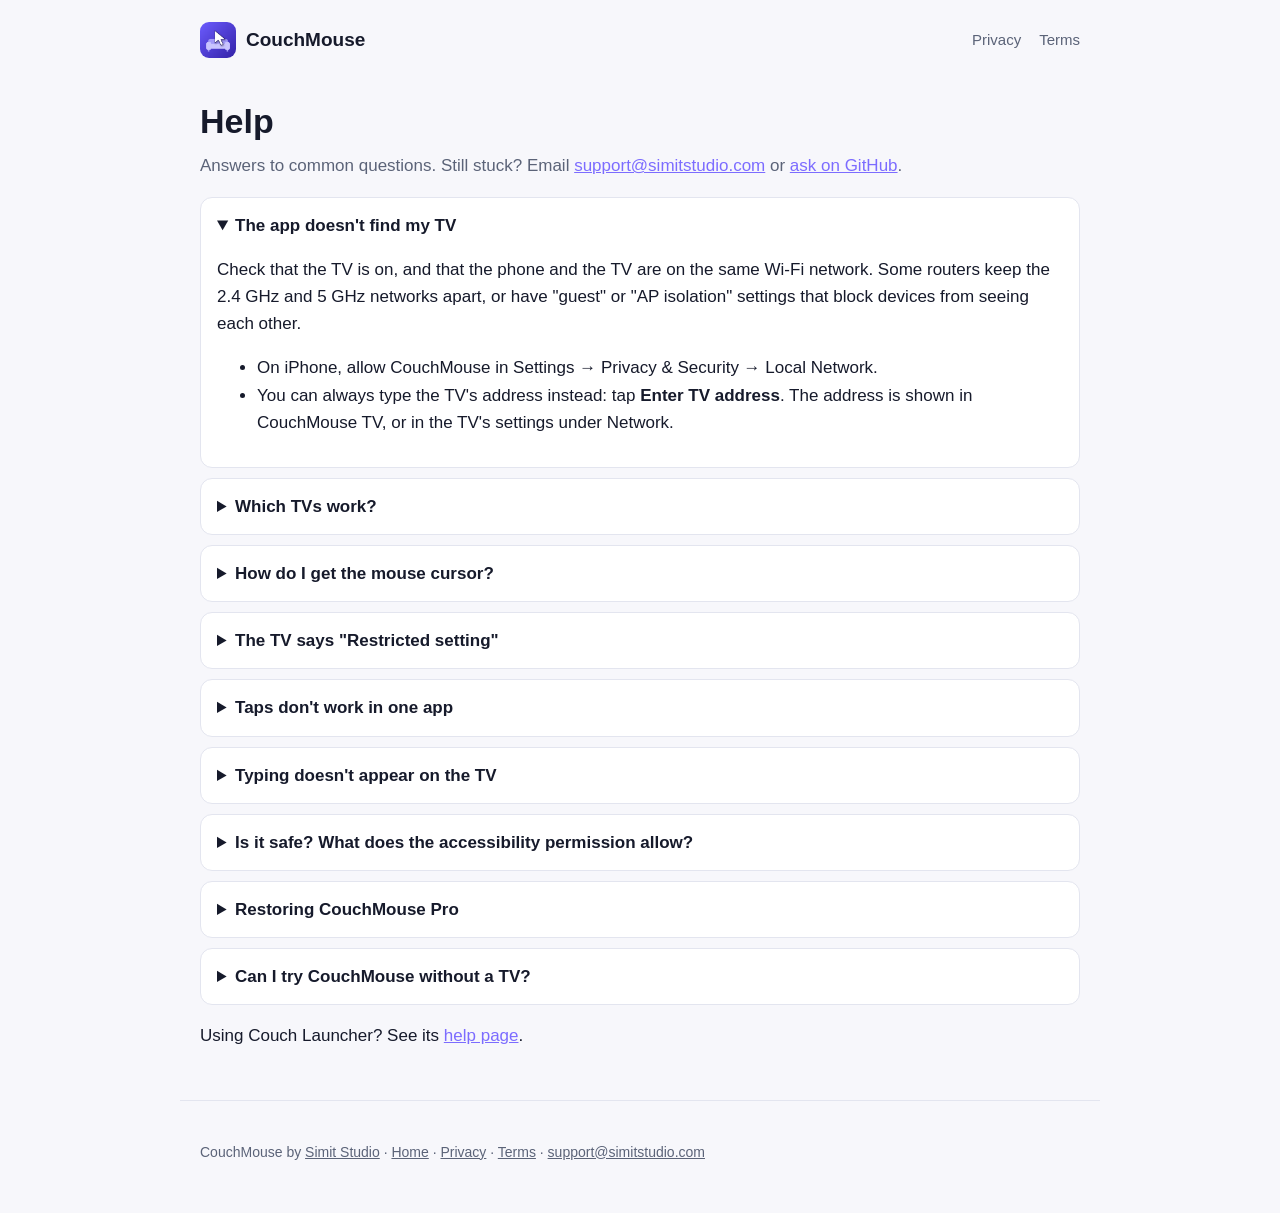
<file: couchmouse/support.html>
<!doctype html>
<html lang="en">
<head>
<meta charset="utf-8">
<meta name="viewport" content="width=device-width, initial-scale=1">
<title>CouchMouse Help</title>
<link rel="icon" href="icon.png">
<link rel="stylesheet" href="../style.css">
</head>
<body>
<header>
  <a class="brand" href="./"><img src="icon.png" alt="">CouchMouse</a>
  <nav><a href="privacy">Privacy</a><a href="terms">Terms</a></nav>
</header>
<main class="legal">
  <h1>Help</h1>
  <p class="updated">Answers to common questions. Still stuck? Email <a href="mailto:support@simitstudio.com">support@simitstudio.com</a> or <a href="https://github.com/simitstudio/couchmouse-tv/issues">ask on GitHub</a>.</p>

  <details open><summary>The app doesn't find my TV</summary>
    <p>Check that the TV is on, and that the phone and the TV are on the same Wi-Fi network. Some routers keep the 2.4 GHz and 5 GHz networks apart, or have "guest" or "AP isolation" settings that block devices from seeing each other.</p>
    <ul>
      <li>On iPhone, allow CouchMouse in Settings → Privacy &amp; Security → Local Network.</li>
      <li>You can always type the TV's address instead: tap <b>Enter TV address</b>. The address is shown in CouchMouse TV, or in the TV's settings under Network.</li>
    </ul></details>

  <details><summary>Which TVs work?</summary>
    <p>TVs and streaming boxes with Android TV or Google TV. Examples are Sony, TCL, Philips, Xiaomi, Hisense Android models, Chromecast with Google TV, Google TV Streamer and NVIDIA Shield. The free remote uses the TV's built-in remote service. The mouse cursor needs CouchMouse TV on the TV, running Android 7 or later. Amazon Fire TV is not supported yet.</p></details>

  <details><summary>How do I get the mouse cursor?</summary>
    <ol>
      <li>Install <b>CouchMouse TV</b> on your TV: open the Play Store on the TV and search for "CouchMouse TV". When the remote is connected, the phone app can open that page on the TV for you.</li>
      <li>Open CouchMouse TV on the TV, choose <b>Agree and turn on</b>, then select CouchMouse TV and turn it on.</li>
      <li>In the phone app, open the <b>Touchpad</b> tab and pair. You can scan the QR code on the TV (in the app, or with your phone's camera), or type the 4-digit code it shows.</li>
    </ol></details>

  <details><summary>The TV says "Restricted setting"</summary>
    <p>Android 13 and later protect accessibility settings for apps that weren't installed from a store. Open the TV's Settings → Apps → CouchMouse TV, choose <b>Allow restricted settings</b>, then turn the service on again. Installing CouchMouse TV from Google Play avoids this.</p></details>

  <details><summary>Taps don't work in one app</summary>
    <p>A few TV apps ignore touch input. In those apps, use the arrows on the <b>Remote</b> tab. They work everywhere.</p></details>

  <details><summary>Typing doesn't appear on the TV</summary>
    <p>First select the text box on the TV, using the cursor or the arrows. When CouchMouse TV sees a text box, the app shows "The TV is waiting for text". Some apps use their own on-screen keyboard and ignore typed text. Use that app's keyboard with the cursor instead.</p></details>

  <details><summary>Is it safe? What does the accessibility permission allow?</summary>
    <p>CouchMouse TV acts only on commands from phones you paired with a code or QR code shown on your TV. Everything stays on your home network, the connection is encrypted, and nothing is collected. The TV app is open source, so anyone can check it. See the <a href="privacy">privacy policy</a>.</p></details>

  <details><summary>Restoring CouchMouse Pro</summary>
    <p>On a new phone, open Settings in the app and tap <b>Restore purchase</b>, using the same Apple ID or Google account you bought Pro with.</p></details>

  <details><summary>Can I try CouchMouse without a TV?</summary>
    <p>Yes. On the list of TVs, tap <b>Try without a TV</b>. A simulated TV appears above the controls and shows what the remote, touchpad and keyboard do.</p></details>

  <p>Using Couch Launcher? See its <a href="../couch-launcher/support">help page</a>.</p>
</main>
<footer>CouchMouse by <a href="../">Simit Studio</a> · <a href="./">Home</a> · <a href="privacy">Privacy</a> · <a href="terms">Terms</a> · <a href="mailto:support@simitstudio.com">support@simitstudio.com</a></footer>
</body>
</html>
</file>
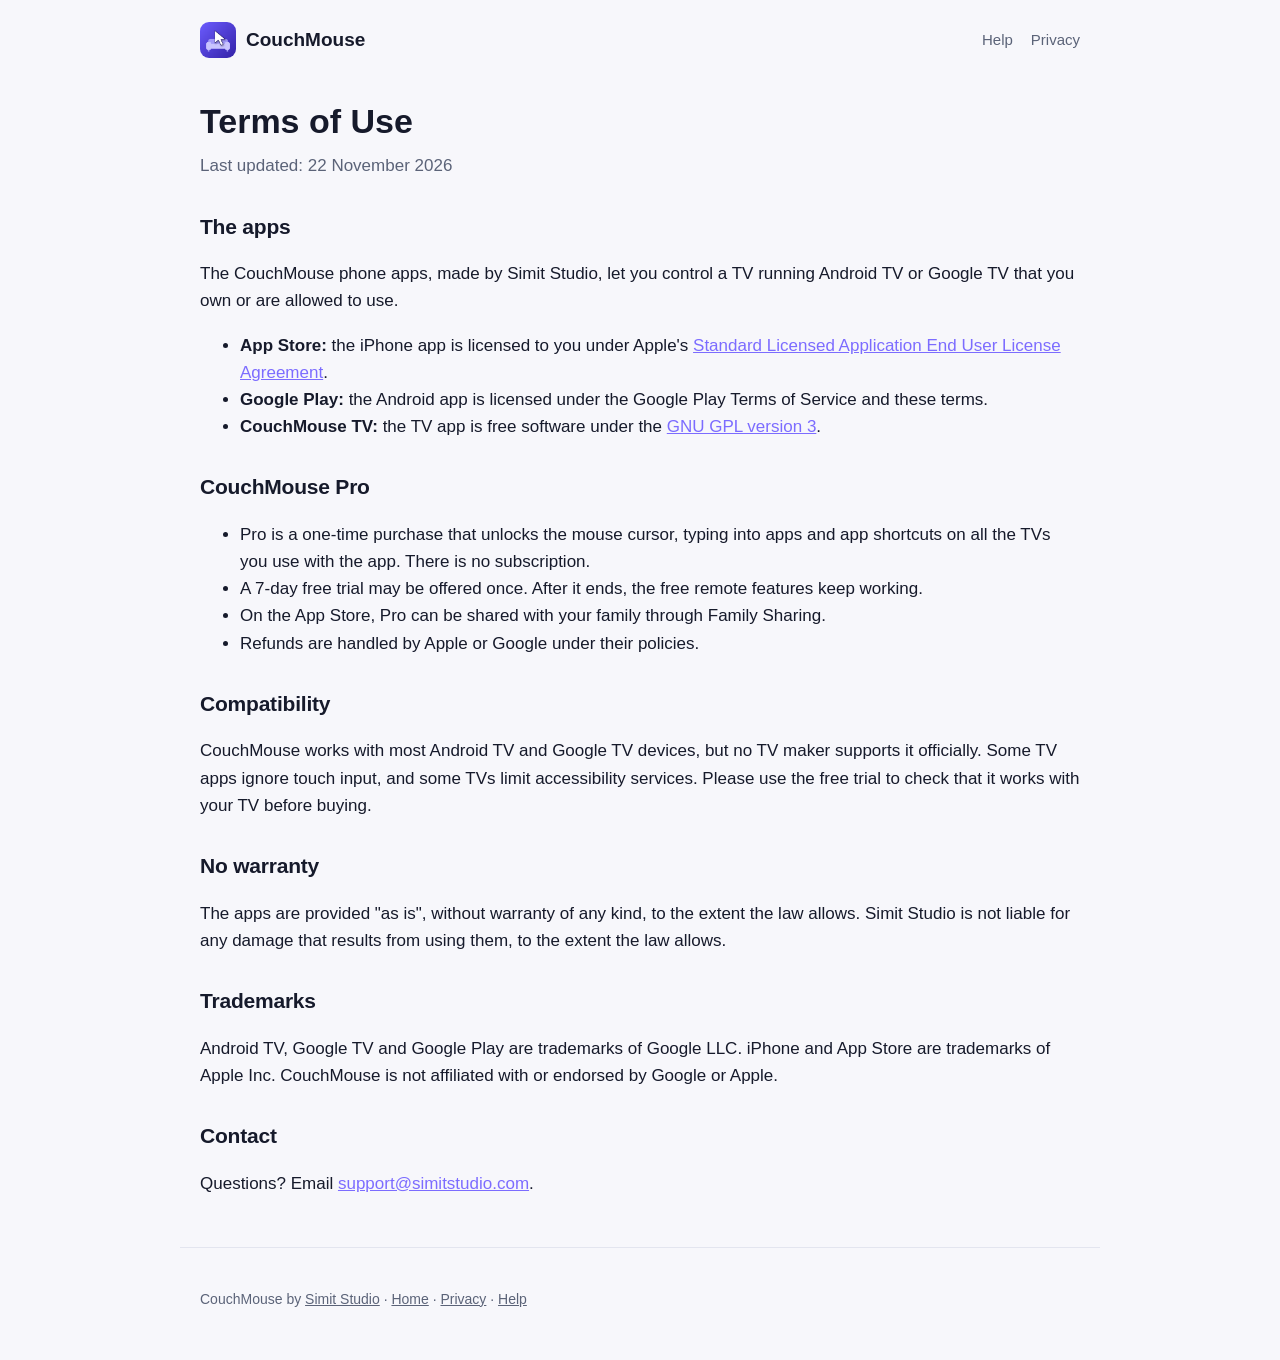
<file: couchmouse/terms.html>
<!doctype html>
<html lang="en">
<head>
<meta charset="utf-8">
<meta name="viewport" content="width=device-width, initial-scale=1">
<title>CouchMouse Terms of Use</title>
<link rel="icon" href="icon.png">
<link rel="stylesheet" href="../style.css">
</head>
<body>
<header>
  <a class="brand" href="./"><img src="icon.png" alt="">CouchMouse</a>
  <nav><a href="support">Help</a><a href="privacy">Privacy</a></nav>
</header>
<main class="legal">
  <h1>Terms of Use</h1>
  <p class="updated">Last updated: 22 November 2026</p>

  <h2>The apps</h2>
  <p>The CouchMouse phone apps, made by Simit Studio, let you control a TV running Android TV or Google TV that you own or are allowed to use.</p>
  <ul>
    <li><b>App Store:</b> the iPhone app is licensed to you under Apple's <a href="https://www.apple.com/legal/internet-services/itunes/dev/stdeula/">Standard Licensed Application End User License Agreement</a>.</li>
    <li><b>Google Play:</b> the Android app is licensed under the Google Play Terms of Service and these terms.</li>
    <li><b>CouchMouse TV:</b> the TV app is free software under the <a href="https://github.com/simitstudio/couchmouse-tv/blob/main/LICENSE">GNU GPL version 3</a>.</li>
  </ul>

  <h2>CouchMouse Pro</h2>
  <ul>
    <li>Pro is a one-time purchase that unlocks the mouse cursor, typing into apps and app shortcuts on all the TVs you use with the app. There is no subscription.</li>
    <li>A 7-day free trial may be offered once. After it ends, the free remote features keep working.</li>
    <li>On the App Store, Pro can be shared with your family through Family Sharing.</li>
    <li>Refunds are handled by Apple or Google under their policies.</li>
  </ul>

  <h2>Compatibility</h2>
  <p>CouchMouse works with most Android TV and Google TV devices, but no TV maker supports it officially. Some TV apps ignore touch input, and some TVs limit accessibility services. Please use the free trial to check that it works with your TV before buying.</p>

  <h2>No warranty</h2>
  <p>The apps are provided "as is", without warranty of any kind, to the extent the law allows. Simit Studio is not liable for any damage that results from using them, to the extent the law allows.</p>

  <h2>Trademarks</h2>
  <p>Android TV, Google TV and Google Play are trademarks of Google LLC. iPhone and App Store are trademarks of Apple Inc. CouchMouse is not affiliated with or endorsed by Google or Apple.</p>

  <h2>Contact</h2>
  <p>Questions? Email <a href="mailto:support@simitstudio.com">support@simitstudio.com</a>.</p>
</main>
<footer>CouchMouse by <a href="../">Simit Studio</a> · <a href="./">Home</a> · <a href="privacy">Privacy</a> · <a href="support">Help</a></footer>
</body>
</html>
</file>
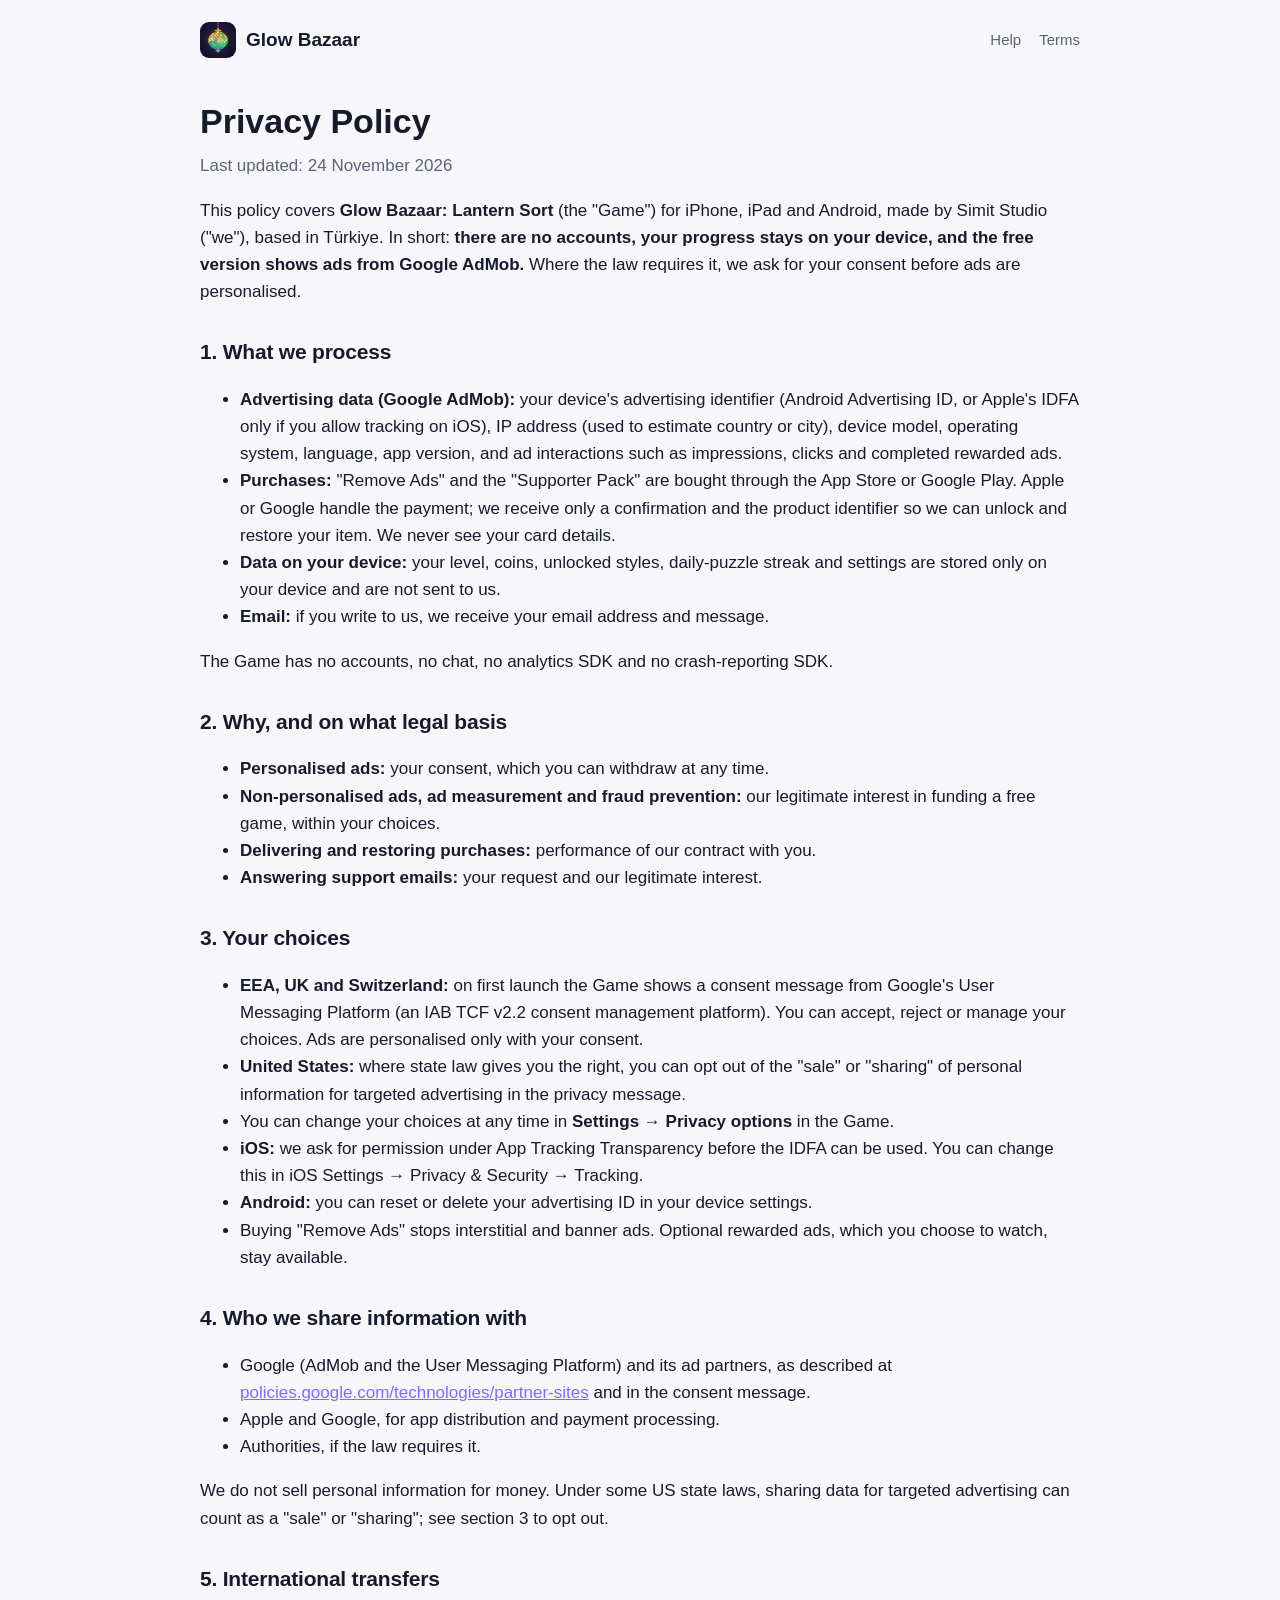
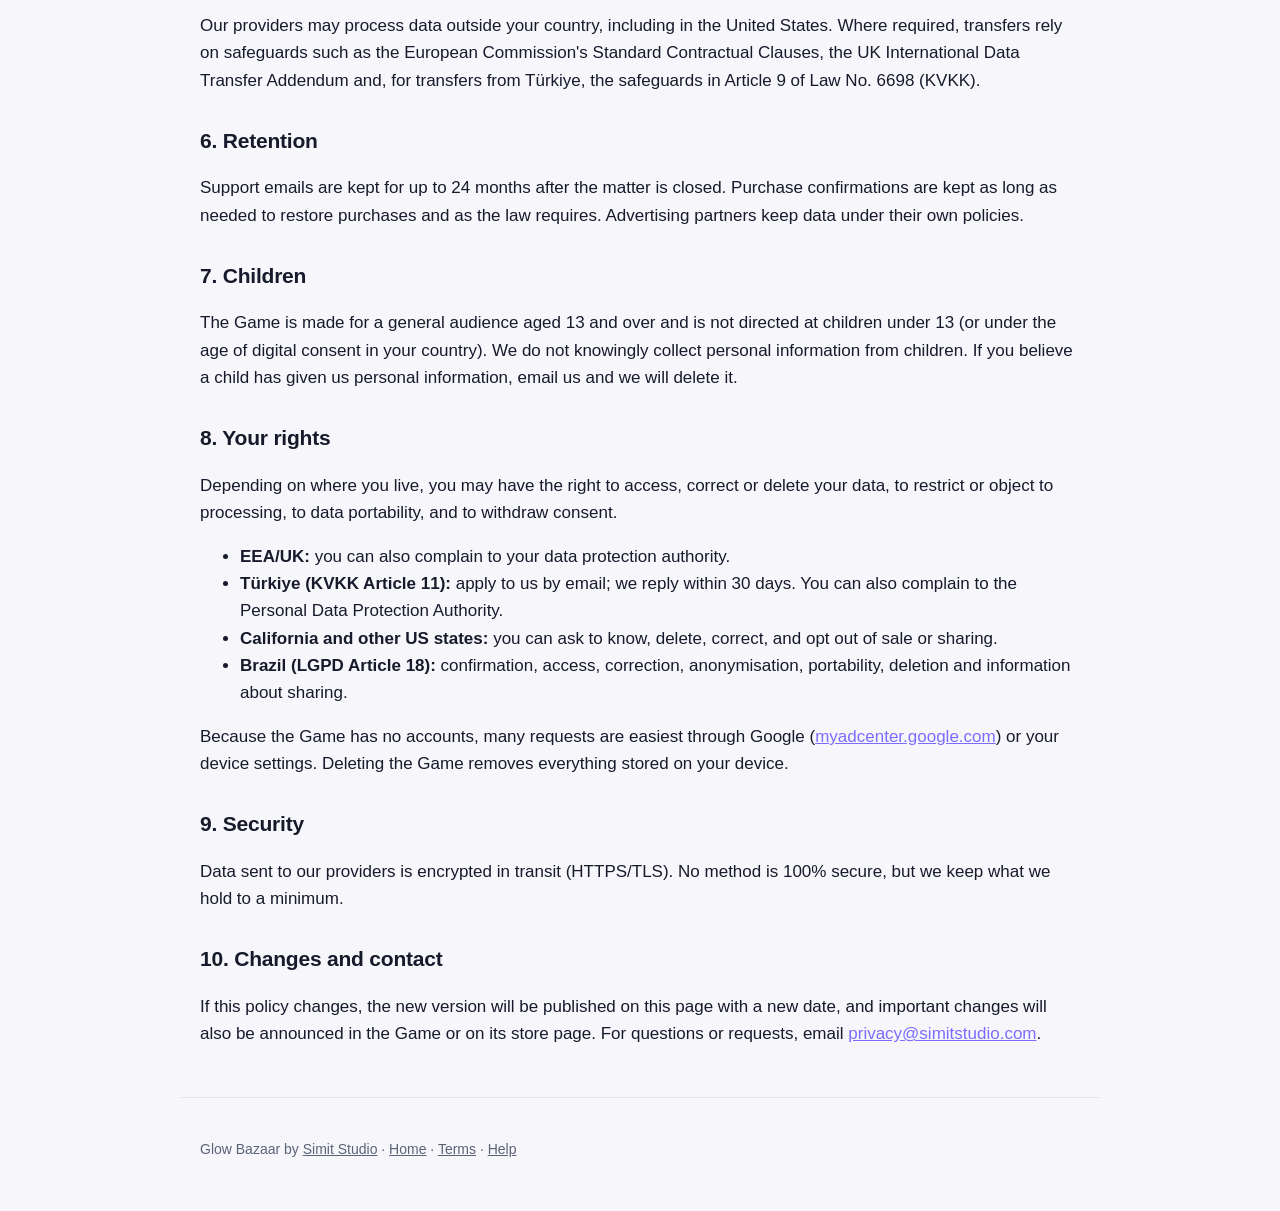
<file: glowbazaar/privacy.html>
<!doctype html>
<html lang="en">
<head>
<meta charset="utf-8">
<meta name="viewport" content="width=device-width, initial-scale=1">
<title>Glow Bazaar Privacy Policy</title>
<meta name="description" content="How Glow Bazaar: Lantern Sort by Simit Studio handles information: ads by Google AdMob with consent, purchases by Apple and Google, progress stored on your device.">
<link rel="icon" href="icon.png">
<link rel="stylesheet" href="../style.css">
</head>
<body>
<header>
  <a class="brand" href="./"><img src="icon.png" alt="">Glow Bazaar</a>
  <nav><a href="support">Help</a><a href="terms">Terms</a></nav>
</header>
<main class="legal">
  <h1>Privacy Policy</h1>
  <p class="updated">Last updated: 24 November 2026</p>

  <p>This policy covers <b>Glow Bazaar: Lantern Sort</b> (the "Game") for iPhone, iPad and Android, made by Simit Studio ("we"), based in Türkiye. In short: <b>there are no accounts, your progress stays on your device, and the free version shows ads from Google AdMob.</b> Where the law requires it, we ask for your consent before ads are personalised.</p>

  <h2>1. What we process</h2>
  <ul>
    <li><b>Advertising data (Google AdMob):</b> your device's advertising identifier (Android Advertising ID, or Apple's IDFA only if you allow tracking on iOS), IP address (used to estimate country or city), device model, operating system, language, app version, and ad interactions such as impressions, clicks and completed rewarded ads.</li>
    <li><b>Purchases:</b> "Remove Ads" and the "Supporter Pack" are bought through the App Store or Google Play. Apple or Google handle the payment; we receive only a confirmation and the product identifier so we can unlock and restore your item. We never see your card details.</li>
    <li><b>Data on your device:</b> your level, coins, unlocked styles, daily-puzzle streak and settings are stored only on your device and are not sent to us.</li>
    <li><b>Email:</b> if you write to us, we receive your email address and message.</li>
  </ul>
  <p>The Game has no accounts, no chat, no analytics SDK and no crash-reporting SDK.</p>

  <h2>2. Why, and on what legal basis</h2>
  <ul>
    <li><b>Personalised ads:</b> your consent, which you can withdraw at any time.</li>
    <li><b>Non-personalised ads, ad measurement and fraud prevention:</b> our legitimate interest in funding a free game, within your choices.</li>
    <li><b>Delivering and restoring purchases:</b> performance of our contract with you.</li>
    <li><b>Answering support emails:</b> your request and our legitimate interest.</li>
  </ul>

  <h2>3. Your choices</h2>
  <ul>
    <li><b>EEA, UK and Switzerland:</b> on first launch the Game shows a consent message from Google's User Messaging Platform (an IAB TCF v2.2 consent management platform). You can accept, reject or manage your choices. Ads are personalised only with your consent.</li>
    <li><b>United States:</b> where state law gives you the right, you can opt out of the "sale" or "sharing" of personal information for targeted advertising in the privacy message.</li>
    <li>You can change your choices at any time in <b>Settings → Privacy options</b> in the Game.</li>
    <li><b>iOS:</b> we ask for permission under App Tracking Transparency before the IDFA can be used. You can change this in iOS Settings → Privacy &amp; Security → Tracking.</li>
    <li><b>Android:</b> you can reset or delete your advertising ID in your device settings.</li>
    <li>Buying "Remove Ads" stops interstitial and banner ads. Optional rewarded ads, which you choose to watch, stay available.</li>
  </ul>

  <h2>4. Who we share information with</h2>
  <ul>
    <li>Google (AdMob and the User Messaging Platform) and its ad partners, as described at <a href="https://policies.google.com/technologies/partner-sites">policies.google.com/technologies/partner-sites</a> and in the consent message.</li>
    <li>Apple and Google, for app distribution and payment processing.</li>
    <li>Authorities, if the law requires it.</li>
  </ul>
  <p>We do not sell personal information for money. Under some US state laws, sharing data for targeted advertising can count as a "sale" or "sharing"; see section 3 to opt out.</p>

  <h2>5. International transfers</h2>
  <p>Our providers may process data outside your country, including in the United States. Where required, transfers rely on safeguards such as the European Commission's Standard Contractual Clauses, the UK International Data Transfer Addendum and, for transfers from Türkiye, the safeguards in Article 9 of Law No. 6698 (KVKK).</p>

  <h2>6. Retention</h2>
  <p>Support emails are kept for up to 24 months after the matter is closed. Purchase confirmations are kept as long as needed to restore purchases and as the law requires. Advertising partners keep data under their own policies.</p>

  <h2>7. Children</h2>
  <p>The Game is made for a general audience aged 13 and over and is not directed at children under 13 (or under the age of digital consent in your country). We do not knowingly collect personal information from children. If you believe a child has given us personal information, email us and we will delete it.</p>

  <h2>8. Your rights</h2>
  <p>Depending on where you live, you may have the right to access, correct or delete your data, to restrict or object to processing, to data portability, and to withdraw consent.</p>
  <ul>
    <li><b>EEA/UK:</b> you can also complain to your data protection authority.</li>
    <li><b>Türkiye (KVKK Article 11):</b> apply to us by email; we reply within 30 days. You can also complain to the Personal Data Protection Authority.</li>
    <li><b>California and other US states:</b> you can ask to know, delete, correct, and opt out of sale or sharing.</li>
    <li><b>Brazil (LGPD Article 18):</b> confirmation, access, correction, anonymisation, portability, deletion and information about sharing.</li>
  </ul>
  <p>Because the Game has no accounts, many requests are easiest through Google (<a href="https://myadcenter.google.com">myadcenter.google.com</a>) or your device settings. Deleting the Game removes everything stored on your device.</p>

  <h2>9. Security</h2>
  <p>Data sent to our providers is encrypted in transit (HTTPS/TLS). No method is 100% secure, but we keep what we hold to a minimum.</p>

  <h2>10. Changes and contact</h2>
  <p>If this policy changes, the new version will be published on this page with a new date, and important changes will also be announced in the Game or on its store page. For questions or requests, email <a href="mailto:privacy@simitstudio.com">privacy@simitstudio.com</a>.</p>
</main>
<footer>Glow Bazaar by <a href="../">Simit Studio</a> · <a href="./">Home</a> · <a href="terms">Terms</a> · <a href="support">Help</a></footer>
</body>
</html>
</file>
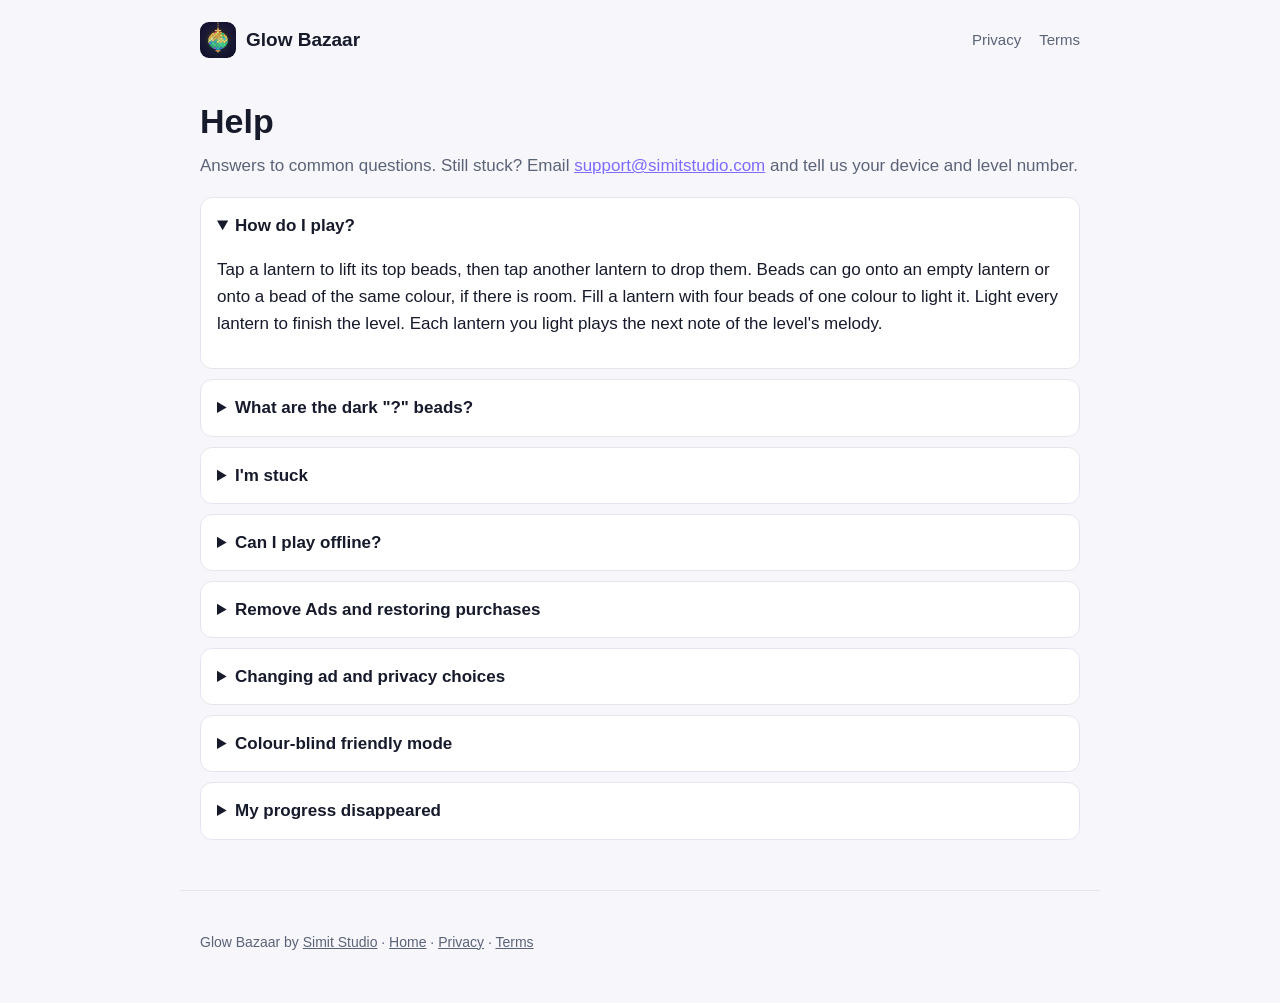
<file: glowbazaar/support.html>
<!doctype html>
<html lang="en">
<head>
<meta charset="utf-8">
<meta name="viewport" content="width=device-width, initial-scale=1">
<title>Glow Bazaar Help</title>
<meta name="description" content="Help for Glow Bazaar: Lantern Sort: how to play, hidden beads, boosters, ads, Remove Ads, restoring purchases and privacy choices.">
<link rel="icon" href="icon.png">
<link rel="stylesheet" href="../style.css">
</head>
<body>
<header>
  <a class="brand" href="./"><img src="icon.png" alt="">Glow Bazaar</a>
  <nav><a href="privacy">Privacy</a><a href="terms">Terms</a></nav>
</header>
<main class="legal">
  <h1>Help</h1>
  <p class="updated">Answers to common questions. Still stuck? Email <a href="mailto:support@simitstudio.com">support@simitstudio.com</a> and tell us your device and level number.</p>

  <details open><summary>How do I play?</summary>
    <p>Tap a lantern to lift its top beads, then tap another lantern to drop them. Beads can go onto an empty lantern or onto a bead of the same colour, if there is room. Fill a lantern with four beads of one colour to light it. Light every lantern to finish the level. Each lantern you light plays the next note of the level's melody.</p></details>

  <details><summary>What are the dark "?" beads?</summary>
    <p>Hidden beads appear from level 16. Their colour shows when they become the top bead of their lantern.</p></details>

  <details><summary>I'm stuck</summary>
    <p>Use <b>Undo</b> (3 free per level), add an <b>Extra lantern</b>, or tap <b>Restart</b>. Every level can be solved.</p></details>

  <details><summary>Can I play offline?</summary>
    <p>Yes. The whole game works without internet. Ads and purchases need a connection.</p></details>

  <details><summary>Remove Ads and restoring purchases</summary>
    <p>"Remove Ads" removes interstitial and banner ads; optional rewarded ads stay available if you want the bonuses. On a new device, open <b>Settings → Restore purchases</b> while signed in to the same App Store or Google Play account.</p></details>

  <details><summary>Changing ad and privacy choices</summary>
    <p>Open <b>Settings → Privacy options</b>. On iPhone and iPad you can also change tracking in iOS Settings → Privacy &amp; Security → Tracking. See the <a href="privacy">Privacy Policy</a>.</p></details>

  <details><summary>Colour-blind friendly mode</summary>
    <p>Turn on <b>Settings → Colour symbols</b> to show a small symbol on every bead.</p></details>

  <details><summary>My progress disappeared</summary>
    <p>Progress is saved on your device. Deleting the game or clearing its data removes it. Purchases can always be restored.</p></details>
</main>
<footer>Glow Bazaar by <a href="../">Simit Studio</a> · <a href="./">Home</a> · <a href="privacy">Privacy</a> · <a href="terms">Terms</a></footer>
</body>
</html>
</file>
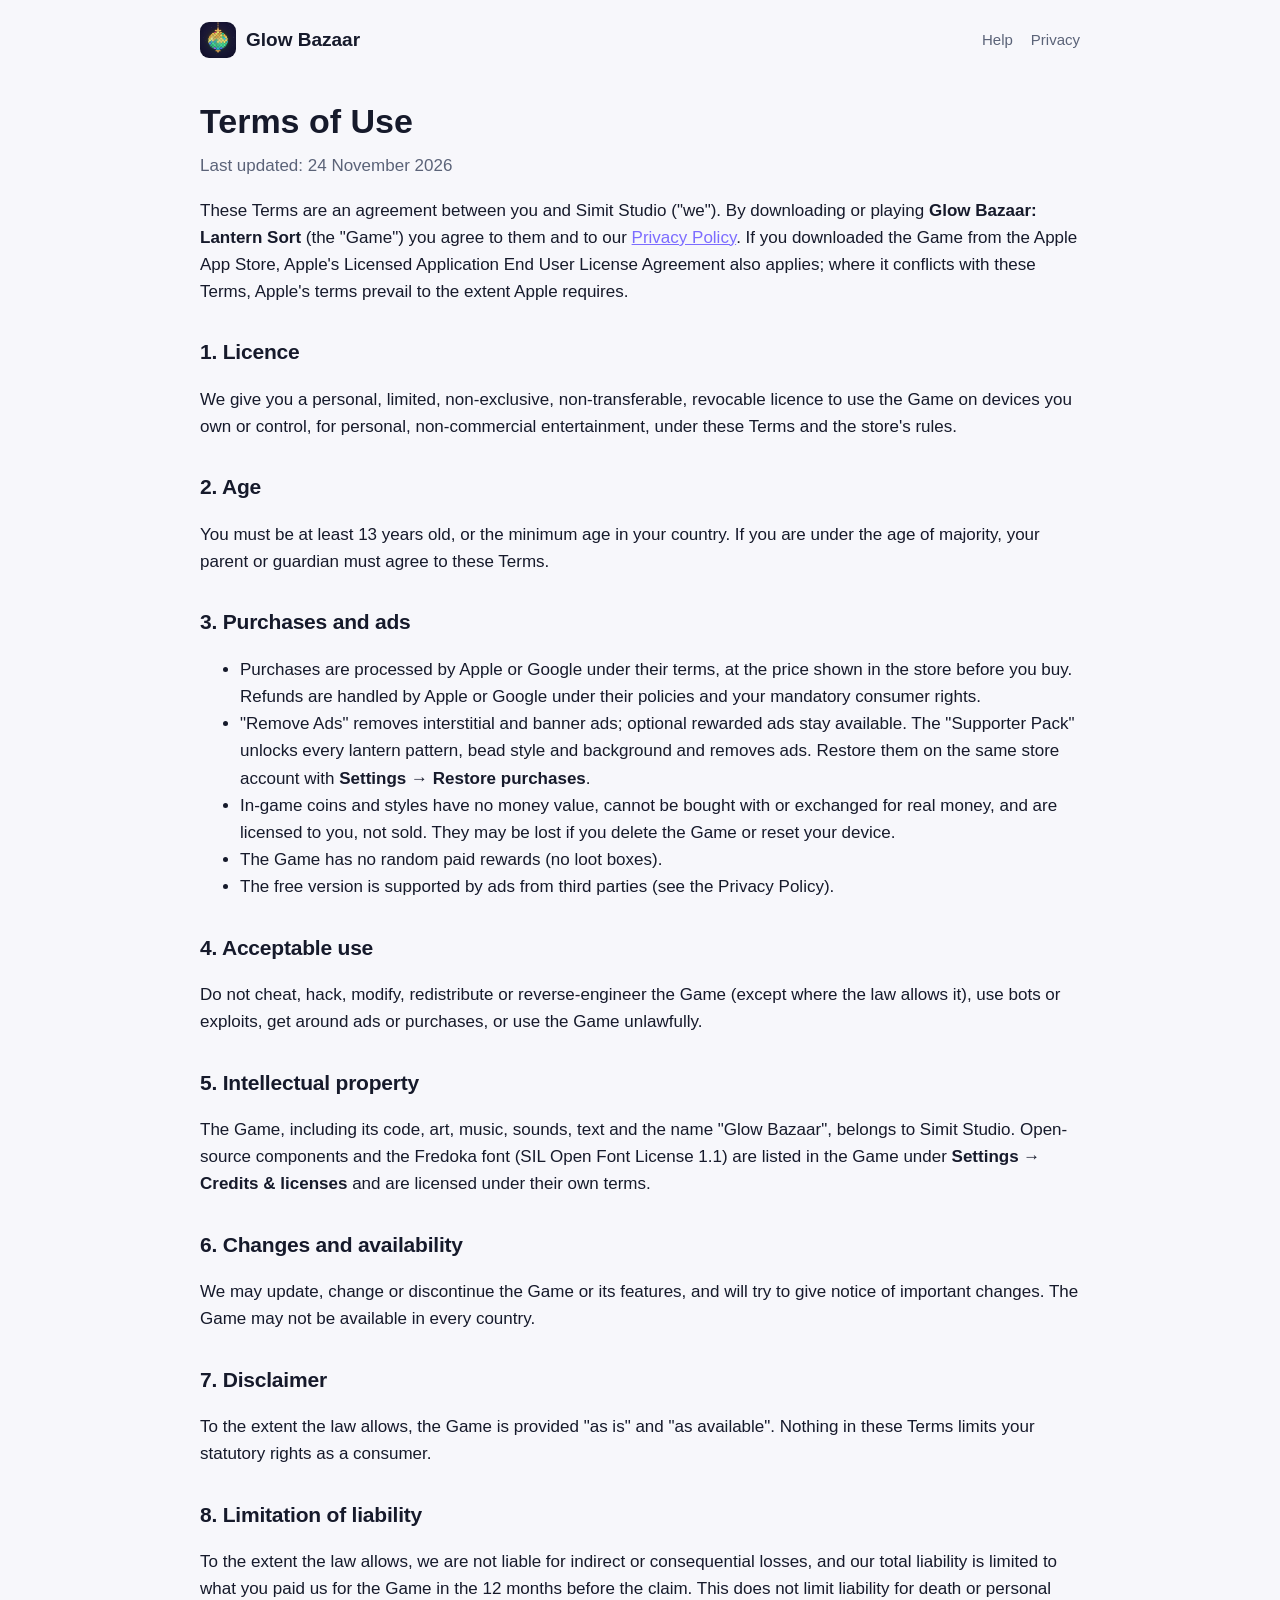
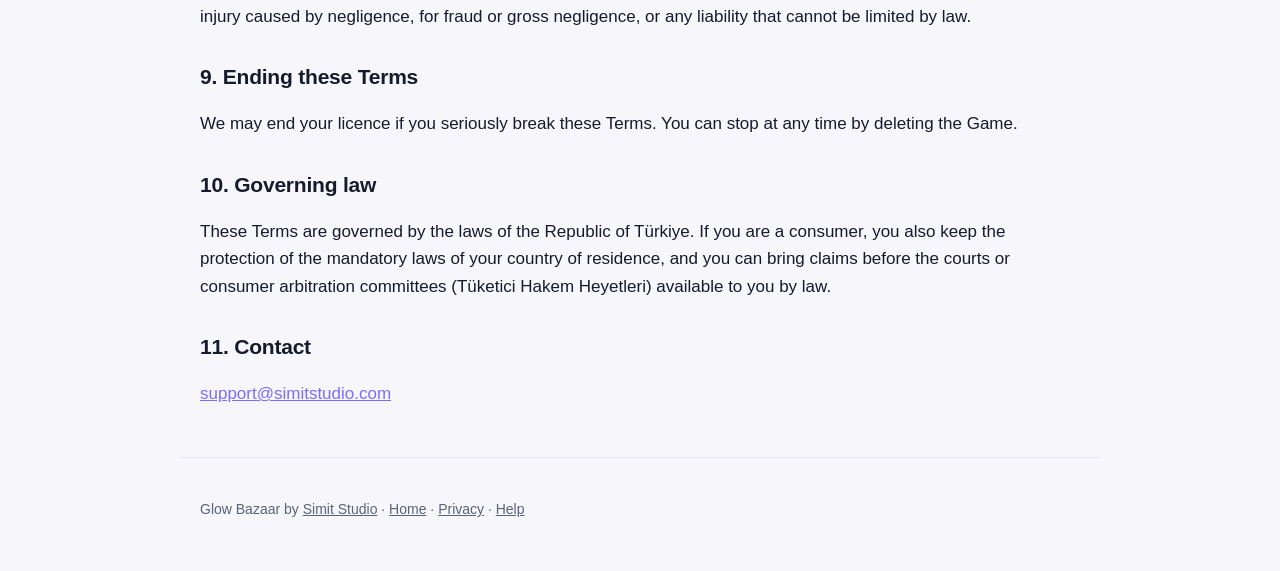
<file: glowbazaar/terms.html>
<!doctype html>
<html lang="en">
<head>
<meta charset="utf-8">
<meta name="viewport" content="width=device-width, initial-scale=1">
<title>Glow Bazaar Terms of Use</title>
<link rel="icon" href="icon.png">
<link rel="stylesheet" href="../style.css">
</head>
<body>
<header>
  <a class="brand" href="./"><img src="icon.png" alt="">Glow Bazaar</a>
  <nav><a href="support">Help</a><a href="privacy">Privacy</a></nav>
</header>
<main class="legal">
  <h1>Terms of Use</h1>
  <p class="updated">Last updated: 24 November 2026</p>

  <p>These Terms are an agreement between you and Simit Studio ("we"). By downloading or playing <b>Glow Bazaar: Lantern Sort</b> (the "Game") you agree to them and to our <a href="privacy">Privacy Policy</a>. If you downloaded the Game from the Apple App Store, Apple's Licensed Application End User License Agreement also applies; where it conflicts with these Terms, Apple's terms prevail to the extent Apple requires.</p>

  <h2>1. Licence</h2>
  <p>We give you a personal, limited, non-exclusive, non-transferable, revocable licence to use the Game on devices you own or control, for personal, non-commercial entertainment, under these Terms and the store's rules.</p>

  <h2>2. Age</h2>
  <p>You must be at least 13 years old, or the minimum age in your country. If you are under the age of majority, your parent or guardian must agree to these Terms.</p>

  <h2>3. Purchases and ads</h2>
  <ul>
    <li>Purchases are processed by Apple or Google under their terms, at the price shown in the store before you buy. Refunds are handled by Apple or Google under their policies and your mandatory consumer rights.</li>
    <li>"Remove Ads" removes interstitial and banner ads; optional rewarded ads stay available. The "Supporter Pack" unlocks every lantern pattern, bead style and background and removes ads. Restore them on the same store account with <b>Settings → Restore purchases</b>.</li>
    <li>In-game coins and styles have no money value, cannot be bought with or exchanged for real money, and are licensed to you, not sold. They may be lost if you delete the Game or reset your device.</li>
    <li>The Game has no random paid rewards (no loot boxes).</li>
    <li>The free version is supported by ads from third parties (see the Privacy Policy).</li>
  </ul>

  <h2>4. Acceptable use</h2>
  <p>Do not cheat, hack, modify, redistribute or reverse-engineer the Game (except where the law allows it), use bots or exploits, get around ads or purchases, or use the Game unlawfully.</p>

  <h2>5. Intellectual property</h2>
  <p>The Game, including its code, art, music, sounds, text and the name "Glow Bazaar", belongs to Simit Studio. Open-source components and the Fredoka font (SIL Open Font License 1.1) are listed in the Game under <b>Settings → Credits &amp; licenses</b> and are licensed under their own terms.</p>

  <h2>6. Changes and availability</h2>
  <p>We may update, change or discontinue the Game or its features, and will try to give notice of important changes. The Game may not be available in every country.</p>

  <h2>7. Disclaimer</h2>
  <p>To the extent the law allows, the Game is provided "as is" and "as available". Nothing in these Terms limits your statutory rights as a consumer.</p>

  <h2>8. Limitation of liability</h2>
  <p>To the extent the law allows, we are not liable for indirect or consequential losses, and our total liability is limited to what you paid us for the Game in the 12 months before the claim. This does not limit liability for death or personal injury caused by negligence, for fraud or gross negligence, or any liability that cannot be limited by law.</p>

  <h2>9. Ending these Terms</h2>
  <p>We may end your licence if you seriously break these Terms. You can stop at any time by deleting the Game.</p>

  <h2>10. Governing law</h2>
  <p>These Terms are governed by the laws of the Republic of Türkiye. If you are a consumer, you also keep the protection of the mandatory laws of your country of residence, and you can bring claims before the courts or consumer arbitration committees (Tüketici Hakem Heyetleri) available to you by law.</p>

  <h2>11. Contact</h2>
  <p><a href="mailto:support@simitstudio.com">support@simitstudio.com</a></p>
</main>
<footer>Glow Bazaar by <a href="../">Simit Studio</a> · <a href="./">Home</a> · <a href="privacy">Privacy</a> · <a href="support">Help</a></footer>
</body>
</html>
</file>
<file: style.css>
:root {
  --bg: #0b1220; --panel: #151b2e; --line: #262d47; --text: #e7eaf3; --dim: #9aa3b8;
  --accent: #7c6cff; --accent-2: #4c3fd9; --ok: #4ade80;
}
@media (prefers-color-scheme: light) {
  :root { --bg: #f7f7fb; --panel: #ffffff; --line: #e3e5ef; --text: #161a2b; --dim: #5b6378; }
}
* { box-sizing: border-box; }
html, body { margin: 0; background: var(--bg); color: var(--text); }
body { font: 17px/1.6 -apple-system, BlinkMacSystemFont, "Segoe UI", Roboto, sans-serif; }
a { color: var(--accent); }
main, header, footer { max-width: 920px; margin: 0 auto; padding: 0 20px; }
header { display: flex; align-items: center; gap: 12px; padding-top: 22px; }
header a.brand { display: flex; align-items: center; gap: 10px; color: var(--text); text-decoration: none; font-weight: 650; font-size: 19px; }
header img { width: 36px; height: 36px; border-radius: 9px; }
header nav { margin-left: auto; display: flex; gap: 18px; font-size: 15px; }
header nav a { color: var(--dim); text-decoration: none; }
.hero { text-align: center; padding: 56px 0 28px; }
.hero img { width: 112px; height: 112px; border-radius: 26px; box-shadow: 0 18px 48px rgba(76, 63, 217, .35); }
.hero h1 { font-size: clamp(32px, 6vw, 50px); line-height: 1.1; margin: 22px 0 10px; letter-spacing: -.02em; }
.hero p { color: var(--dim); font-size: 19px; max-width: 620px; margin: 0 auto; }
.buttons { display: flex; flex-wrap: wrap; gap: 12px; justify-content: center; margin: 28px 0 8px; }
.button { display: inline-block; padding: 13px 22px; border-radius: 12px; background: var(--accent-2); color: #fff; text-decoration: none; font-weight: 600; }
.button.soft { background: var(--panel); color: var(--text); border: 1px solid var(--line); }
.note { color: var(--dim); font-size: 14px; text-align: center; }
.grid { display: grid; grid-template-columns: repeat(auto-fit, minmax(200px, 1fr)); gap: 14px; margin: 36px 0; }
.card { background: var(--panel); border: 1px solid var(--line); border-radius: 16px; padding: 20px; }
.card h3 { margin: 0 0 6px; font-size: 18px; }
.card p { margin: 0; color: var(--dim); font-size: 15px; }
h2 { font-size: 26px; margin: 44px 0 12px; letter-spacing: -.01em; }
ol.steps { padding-left: 22px; }
.lead { color: var(--dim); font-size: 18px; margin-top: 0; }
.shot { display: block; width: 100%; height: auto; border-radius: 14px; border: 1px solid var(--line); margin: 18px 0; }
h2 .inline-icon { width: 34px; height: 34px; border-radius: 9px; vertical-align: -6px; margin-right: 10px; }
ol.steps li { margin: 8px 0; }
.legal h1 { font-size: 34px; margin: 36px 0 4px; }
.legal .updated { color: var(--dim); margin-top: 0; }
.legal h2 { font-size: 21px; margin-top: 30px; }
details { background: var(--panel); border: 1px solid var(--line); border-radius: 12px; padding: 14px 16px; margin: 10px 0; }
summary { cursor: pointer; font-weight: 600; }
footer { color: var(--dim); font-size: 14px; padding: 40px 20px 50px; border-top: 1px solid var(--line); margin-top: 50px; }
footer a { color: var(--dim); }

/* Narrow screens: the menu drops below the name instead of squeezing it */
header { flex-wrap: wrap; row-gap: 6px; }
header a.brand, header nav a { white-space: nowrap; }
@media (max-width: 520px) { header nav { margin-left: 0; width: 100%; } }

/* A card that links to an app's page */
.apps { display: grid; grid-template-columns: repeat(auto-fit, minmax(280px, 1fr)); gap: 14px; margin: 8px 0 36px; }
a.card.app { display: flex; gap: 16px; align-items: center; color: var(--text); text-decoration: none; }
a.card.app:hover { border-color: var(--accent); }
a.card.app img { width: 64px; height: 64px; border-radius: 15px; flex: none; }

/* Studio pages: Simit Studio colours (gold, cream, brown) */
html.studio { --bg: #1b140f; --panel: #261c15; --line: #3b2d22; --text: #fbf3e4; --dim: #c9b8a3; --accent: #e3a95e; --accent-2: #c98a3d; }
@media (prefers-color-scheme: light) {
  html.studio { --bg: #fbf3e4; --panel: #fffaf2; --line: #ecdcc4; --text: #3b2a1e; --dim: #6f5c4b; --accent: #8f5a1c; }
}
.studio .button { color: #2b1e14; }
.studio header a.brand { font-size: 21px; letter-spacing: -.01em; }
.studio .hero { padding-top: 72px; }
</file>
